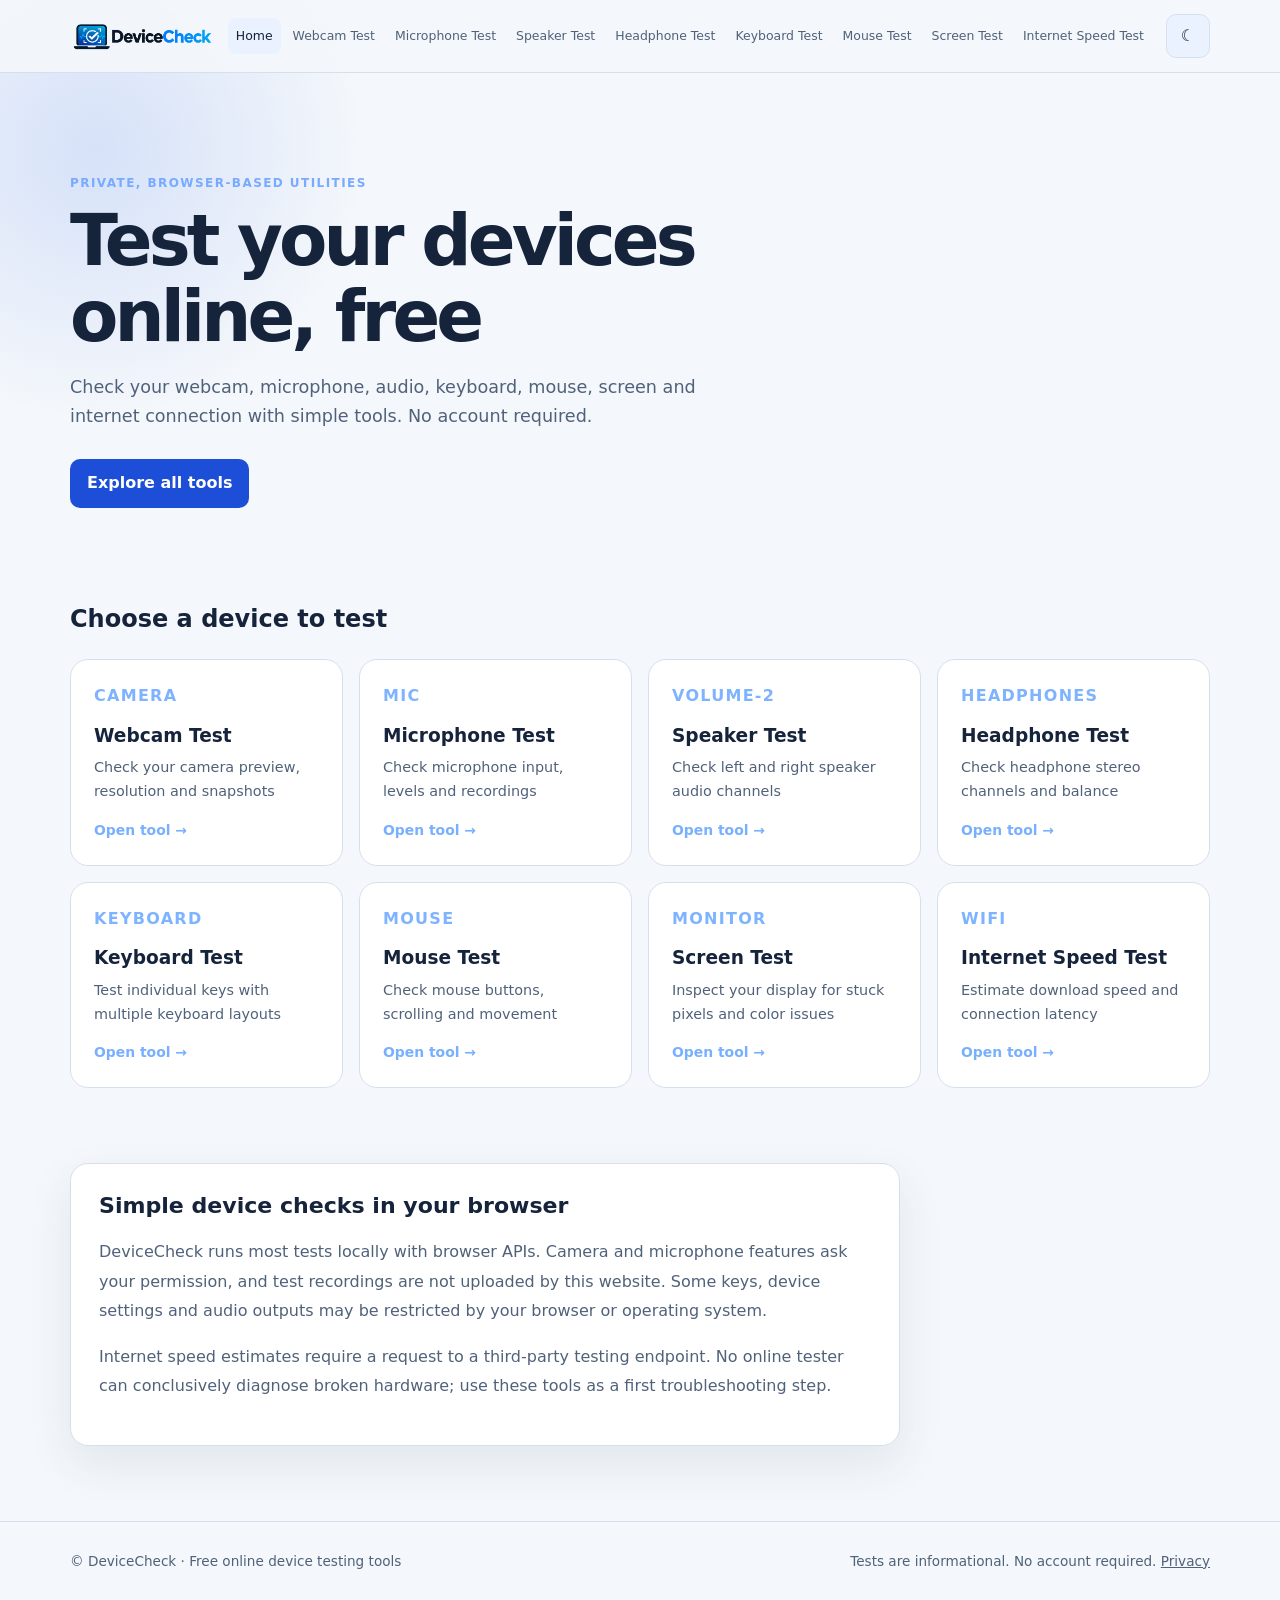
<file: index.html>
<!doctype html>
<html lang="en">

<head>
    <meta charset="utf-8">
    <meta name="viewport" content="width=device-width,initial-scale=1">
    <meta name="theme-color" content="#0b1220">
    <meta name="description"
        content="Test webcams, microphones, speakers, headphones, keyboards, mice, screens and internet connections in your browser with free DeviceCheck tools.">
    <meta name="robots" content="index,follow,max-image-preview:large,max-snippet:-1,max-video-preview:-1">
    <title>DeviceCheck — Free Online Device Testing Tools</title>
    <link rel="canonical" href="https://devicecheck.yzz.me/">
    <meta property="og:type" content="website">
    <meta property="og:site_name" content="DeviceCheck">
    <meta property="og:locale" content="en_US">
    <meta property="og:title" content="DeviceCheck — Free Online Device Testing Tools">
    <meta property="og:description"
        content="Test webcams, microphones, speakers, headphones, keyboards, mice, screens and internet connections in your browser with free DeviceCheck tools.">
    <meta property="og:url" content="https://devicecheck.yzz.me/">
    <meta property="og:image" content="https://devicecheck.yzz.me/assets/favicon.png">
    <meta property="og:image:type" content="image/png">
    <meta property="og:image:width" content="1254">
    <meta property="og:image:height" content="1254">
    <meta property="og:image:alt" content="DeviceCheck logo">
    <meta name="twitter:card" content="summary">
    <meta name="twitter:image" content="https://devicecheck.yzz.me/assets/favicon.png">
    <meta name="twitter:image:alt" content="DeviceCheck logo">
    <meta name="google-site-verification" content="tzk-EN6XP8WlHuv2XeOcmYG4ZFZSH8ekEY1xVL29lr0" />
    <meta name="monetag" content="8b6a6f454d37d6b94430f91af353c291">
    <link rel="icon" href="assets/favicon.svg" type="image/svg+xml">
    <link rel="icon" href="assets/favicon.png" type="image/png">
    <link rel="apple-touch-icon" href="assets/favicon.png">
    <link rel="manifest" href="site.webmanifest">
    <link rel="stylesheet" href="css/style.css">
    <script
        type="application/ld+json">{"@context": "https://schema.org", "@type": "WebSite", "name": "DeviceCheck", "url": "https://devicecheck.yzz.me/"}</script>
    <script src="js/common.js" defer></script>
</head>

<body data-page="home"><a class="skip" href="#main">Skip to content</a>
    <header class="site-header">
        <div class="container header-inner"><a href="index.html" class="brand" aria-label="DeviceCheck home"><img
                    class="brand-logo" src="assets/logo_dark.png" alt="DeviceCheck" width="2172"
                    height="724"></a><button id="menuButton" class="menu-button" aria-expanded="false"
                aria-controls="nav">Menu</button>
            <nav id="nav" aria-label="Main navigation"><a href="index.html" data-page="home">Home</a><a
                    href="camera.html" data-page="camera">Webcam Test</a><a href="microphone.html"
                    data-page="microphone">Microphone Test</a><a href="speakers.html" data-page="speakers">Speaker
                    Test</a><a href="headphones.html" data-page="headphones">Headphone Test</a><a href="keyboard.html"
                    data-page="keyboard">Keyboard Test</a><a href="mouse.html" data-page="mouse">Mouse Test</a><a
                    href="screen.html" data-page="screen">Screen Test</a><a href="internet.html"
                    data-page="internet">Internet Speed Test</a></nav><button id="themeButton" class="theme-button"
                aria-label="Toggle light and dark mode">◐</button>
        </div>
    </header>
    <main id="main" class="container">
        <section class="hero"><span class="eyebrow">Private, browser-based utilities</span>
            <h1>Test your devices online, free</h1>
            <p>Check your webcam, microphone, audio, keyboard, mouse, screen and internet connection with simple tools.
                No account required.</p><a class="button" href="#tools">Explore all tools</a>
        </section>
        <section id="tools">
            <h2>Choose a device to test</h2>
            <div class="tool-grid"><a class="tool-card" href="camera.html"><span class="card-icon"
                        aria-hidden="true">camera</span>
                    <h3>Webcam Test</h3>
                    <p>Check your camera preview, resolution and snapshots</p><span class="card-action">Open tool
                        →</span>
                </a><a class="tool-card" href="microphone.html"><span class="card-icon" aria-hidden="true">mic</span>
                    <h3>Microphone Test</h3>
                    <p>Check microphone input, levels and recordings</p><span class="card-action">Open tool →</span>
                </a><a class="tool-card" href="speakers.html"><span class="card-icon" aria-hidden="true">volume-2</span>
                    <h3>Speaker Test</h3>
                    <p>Check left and right speaker audio channels</p><span class="card-action">Open tool →</span>
                </a><a class="tool-card" href="headphones.html"><span class="card-icon"
                        aria-hidden="true">headphones</span>
                    <h3>Headphone Test</h3>
                    <p>Check headphone stereo channels and balance</p><span class="card-action">Open tool →</span>
                </a><a class="tool-card" href="keyboard.html"><span class="card-icon" aria-hidden="true">keyboard</span>
                    <h3>Keyboard Test</h3>
                    <p>Test individual keys with multiple keyboard layouts</p><span class="card-action">Open tool
                        →</span>
                </a><a class="tool-card" href="mouse.html"><span class="card-icon" aria-hidden="true">mouse</span>
                    <h3>Mouse Test</h3>
                    <p>Check mouse buttons, scrolling and movement</p><span class="card-action">Open tool →</span>
                </a><a class="tool-card" href="screen.html"><span class="card-icon" aria-hidden="true">monitor</span>
                    <h3>Screen Test</h3>
                    <p>Inspect your display for stuck pixels and color issues</p><span class="card-action">Open tool
                        →</span>
                </a><a class="tool-card" href="internet.html"><span class="card-icon" aria-hidden="true">wifi</span>
                    <h3>Internet Speed Test</h3>
                    <p>Estimate download speed and connection latency</p><span class="card-action">Open tool →</span>
                </a></div>
        </section>
        <section class="panel editorial">
            <h2>Simple device checks in your browser</h2>
            <p>DeviceCheck runs most tests locally with browser APIs. Camera and microphone features ask your
                permission, and test recordings are not uploaded by this website. Some keys, device settings and audio
                outputs may be restricted by your browser or operating system.</p>
            <p>Internet speed estimates require a request to a third-party testing endpoint. No online tester can
                conclusively diagnose broken hardware; use these tools as a first troubleshooting step.</p>
        </section>
    </main>
    <footer>
        <div class="container footer-inner">
            <p>© DeviceCheck · Free online device testing tools</p>
            <p>Tests are informational. No account required. <a href="privacy.html">Privacy</a></p>
        </div>
    </footer>
</body>

</html>
</file>
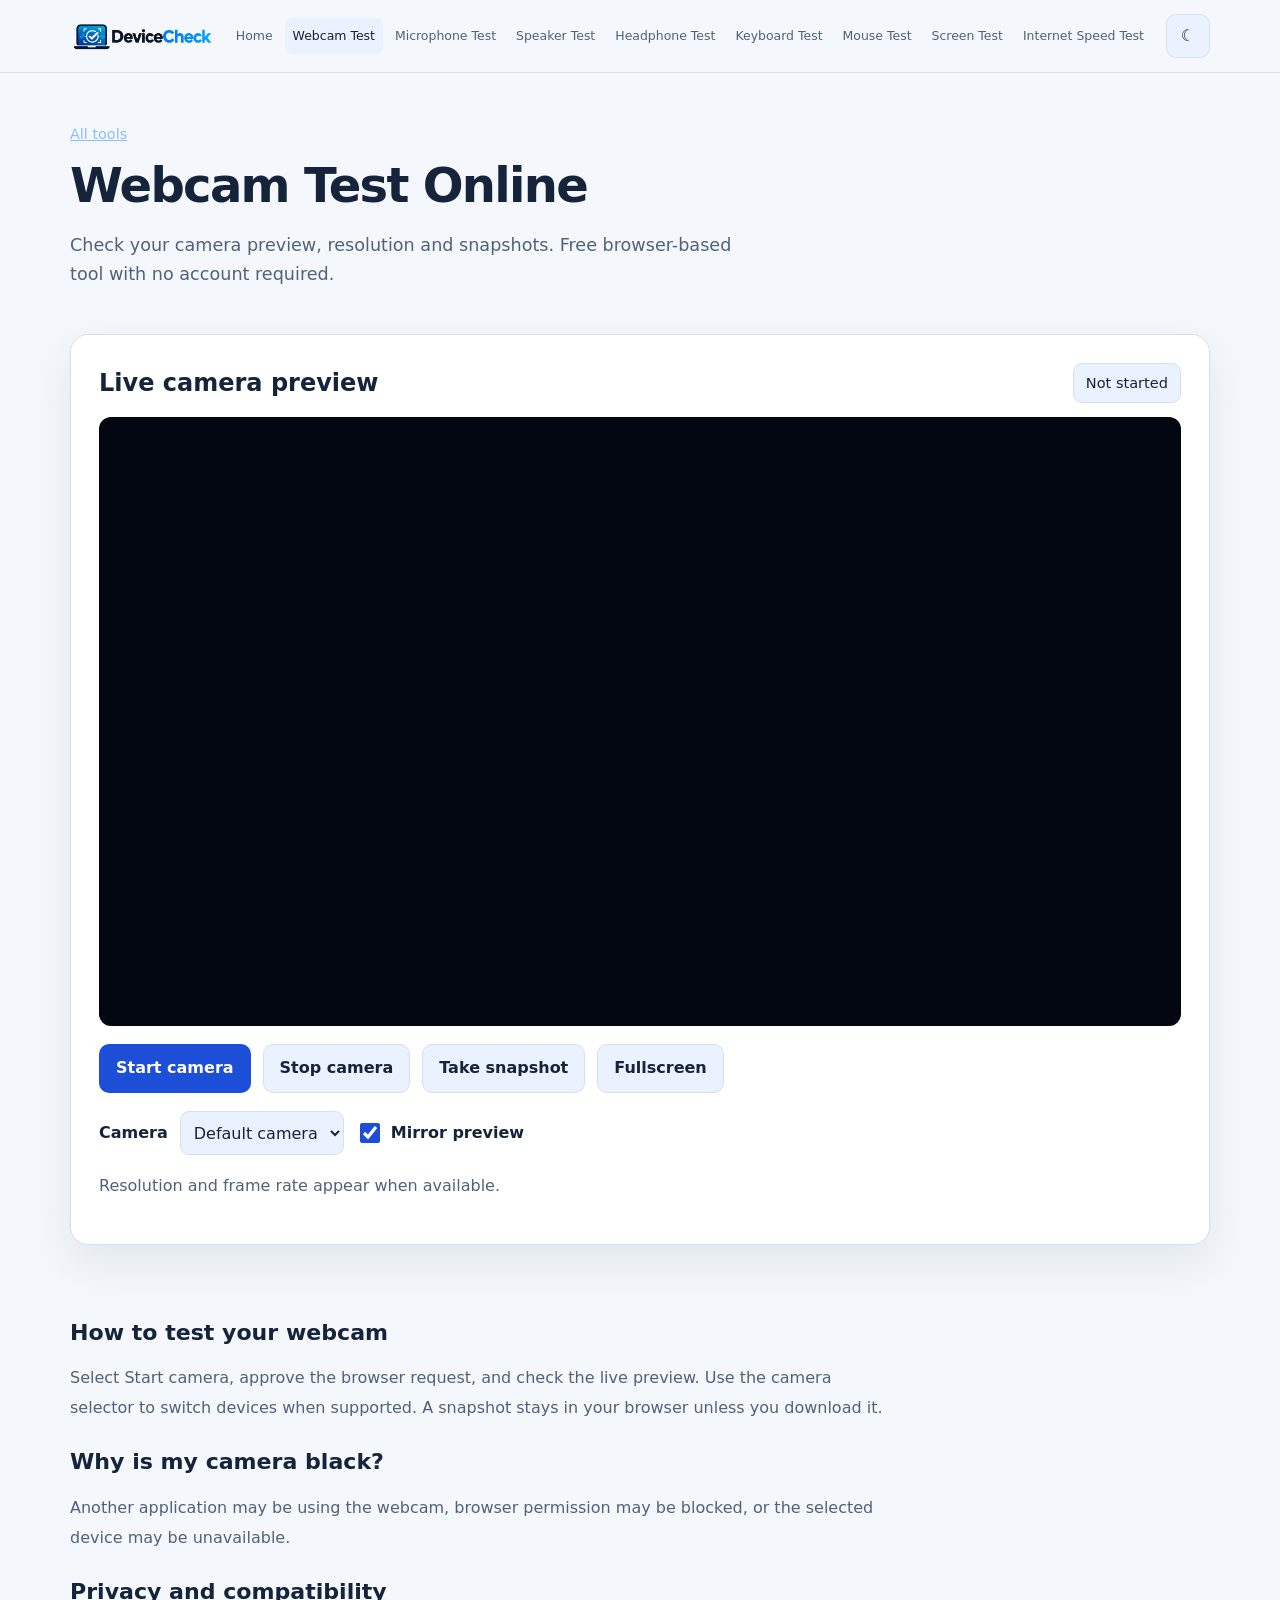
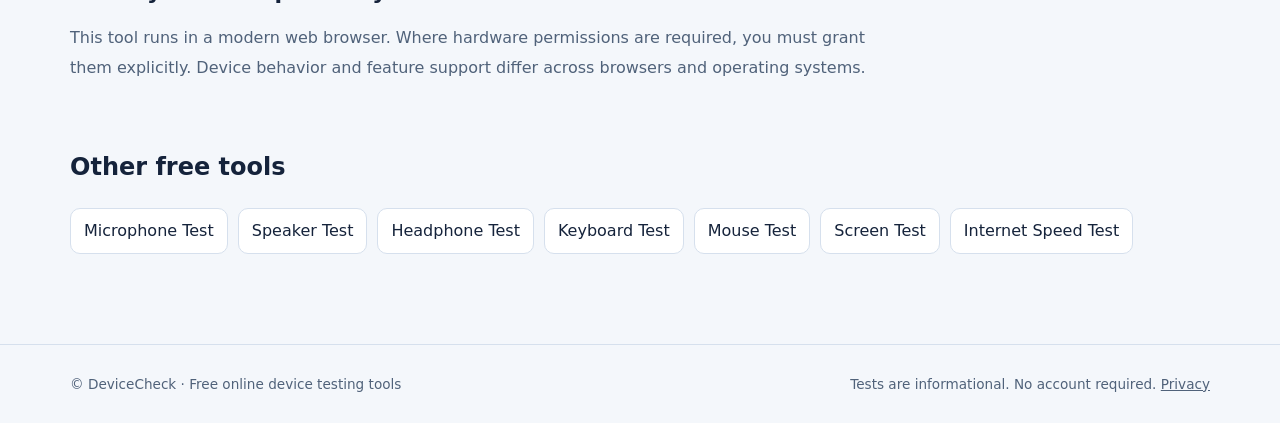
<file: camera.html>
<!doctype html>
<html lang="en">

<head>
    <meta charset="utf-8">
    <meta name="viewport" content="width=device-width,initial-scale=1">
    <meta name="theme-color" content="#0b1220">
    <meta name="description"
        content="Check your camera preview, resolution and snapshots. Free browser-based tool with no account required.">
    <meta name="robots" content="index,follow,max-image-preview:large,max-snippet:-1,max-video-preview:-1">
    <title>Webcam Test Online Free | DeviceCheck</title>
    <link rel="canonical" href="https://devicecheck.yzz.me/camera.html">
    <meta property="og:type" content="website">
    <meta property="og:site_name" content="DeviceCheck">
    <meta property="og:locale" content="en_US">
    <meta property="og:title" content="Webcam Test Online Free | DeviceCheck">
    <meta property="og:description"
        content="Check your camera preview, resolution and snapshots. Free browser-based tool with no account required.">
    <meta property="og:url" content="https://devicecheck.yzz.me/camera.html">
    <meta property="og:image" content="https://devicecheck.yzz.me/assets/favicon.png">
    <meta property="og:image:type" content="image/png">
    <meta property="og:image:width" content="1254">
    <meta property="og:image:height" content="1254">
    <meta property="og:image:alt" content="DeviceCheck logo">
    <meta name="twitter:card" content="summary">
    <meta name="twitter:image" content="https://devicecheck.yzz.me/assets/favicon.png">
    <meta name="twitter:image:alt" content="DeviceCheck logo">
    <link rel="icon" href="assets/favicon.svg" type="image/svg+xml">
    <link rel="icon" href="assets/favicon.png" type="image/png">
    <link rel="apple-touch-icon" href="assets/favicon.png">
    <link rel="manifest" href="site.webmanifest">
    <link rel="stylesheet" href="css/style.css">
    <script
        type="application/ld+json">{"@context": "https://schema.org", "@type": "WebApplication", "name": "Webcam Test", "url": "https://devicecheck.yzz.me/camera.html", "applicationCategory": "UtilitiesApplication", "operatingSystem": "Any modern browser", "browserRequirements": "Requires JavaScript and a modern web browser", "isAccessibleForFree": true, "offers": {"": "Offer", "price": "0", "priceCurrency": "USD"}, "description": "Check your camera preview, resolution and snapshots. Free browser-based tool with no account required."}</script>
    <script src="js/common.js" defer></script>
    <script src="js/camera.js" defer></script>
</head>

<body data-page="camera"><a class="skip" href="#main">Skip to content</a>
    <header class="site-header">
        <div class="container header-inner"><a href="index.html" class="brand" aria-label="DeviceCheck home"><img
                    class="brand-logo" src="assets/logo_dark.png" alt="DeviceCheck" width="2172"
                    height="724"></a><button id="menuButton" class="menu-button" aria-expanded="false"
                aria-controls="nav">Menu</button>
            <nav id="nav" aria-label="Main navigation"><a href="index.html" data-page="home">Home</a><a
                    href="camera.html" data-page="camera">Webcam Test</a><a href="microphone.html"
                    data-page="microphone">Microphone Test</a><a href="speakers.html" data-page="speakers">Speaker
                    Test</a><a href="headphones.html" data-page="headphones">Headphone Test</a><a href="keyboard.html"
                    data-page="keyboard">Keyboard Test</a><a href="mouse.html" data-page="mouse">Mouse Test</a><a
                    href="screen.html" data-page="screen">Screen Test</a><a href="internet.html"
                    data-page="internet">Internet Speed Test</a></nav><button id="themeButton" class="theme-button"
                aria-label="Toggle light and dark mode">◐</button>
        </div>
    </header>
    <main id="main" class="container">
        <section class="tool-intro"><a class="breadcrumb" href="index.html">All tools</a>
            <h1>Webcam Test Online</h1>
            <p>Check your camera preview, resolution and snapshots. Free browser-based tool with no account required.
            </p>
        </section>
        <div class="panel">
            <div class="tool-head">
                <h2>Live camera preview</h2><span id="camStatus" class="status">Not started</span>
            </div><video id="camVideo" autoplay muted playsinline aria-label="Live camera preview"></video>
            <div class="controls"><button id="camStart">Start camera</button><button id="camStop" class="secondary">Stop
                    camera</button><button id="camSnapshot" class="secondary">Take snapshot</button><button id="camFull"
                    class="secondary">Fullscreen</button></div>
            <div class="controls"><label for="camSelect">Camera</label><select id="camSelect"
                    aria-label="Select camera">
                    <option value="">Default camera</option>
                </select><label class="toggle"><input id="camMirror" type="checkbox" checked> Mirror preview</label>
            </div>
            <p id="camDetails" class="muted">Resolution and frame rate appear when available.</p><canvas id="camCanvas"
                hidden></canvas>
            <div id="camPhoto"></div>
        </div>
        <section class="editorial">
            <h2>How to test your webcam</h2>
            <p>Select Start camera, approve the browser request, and check the live preview. Use the camera selector to
                switch devices when supported. A snapshot stays in your browser unless you download it.</p>
            <h2>Why is my camera black?</h2>
            <p>Another application may be using the webcam, browser permission may be blocked, or the selected device
                may be unavailable.</p>
            <h2>Privacy and compatibility</h2>
            <p>This tool runs in a modern web browser. Where hardware permissions are required, you must grant them
                explicitly. Device behavior and feature support differ across browsers and operating systems.</p>
        </section>
        <section class="related">
            <h2>Other free tools</h2>
            <div class="related-links"><a href="microphone.html">Microphone Test</a><a href="speakers.html">Speaker
                    Test</a><a href="headphones.html">Headphone Test</a><a href="keyboard.html">Keyboard Test</a><a
                    href="mouse.html">Mouse Test</a><a href="screen.html">Screen Test</a><a
                    href="internet.html">Internet Speed Test</a></div>
        </section>
    </main>
    <footer>
        <div class="container footer-inner">
            <p>© DeviceCheck · Free online device testing tools</p>
            <p>Tests are informational. No account required. <a href="privacy.html">Privacy</a></p>
        </div>
    </footer>
</body>

</html>
</file>
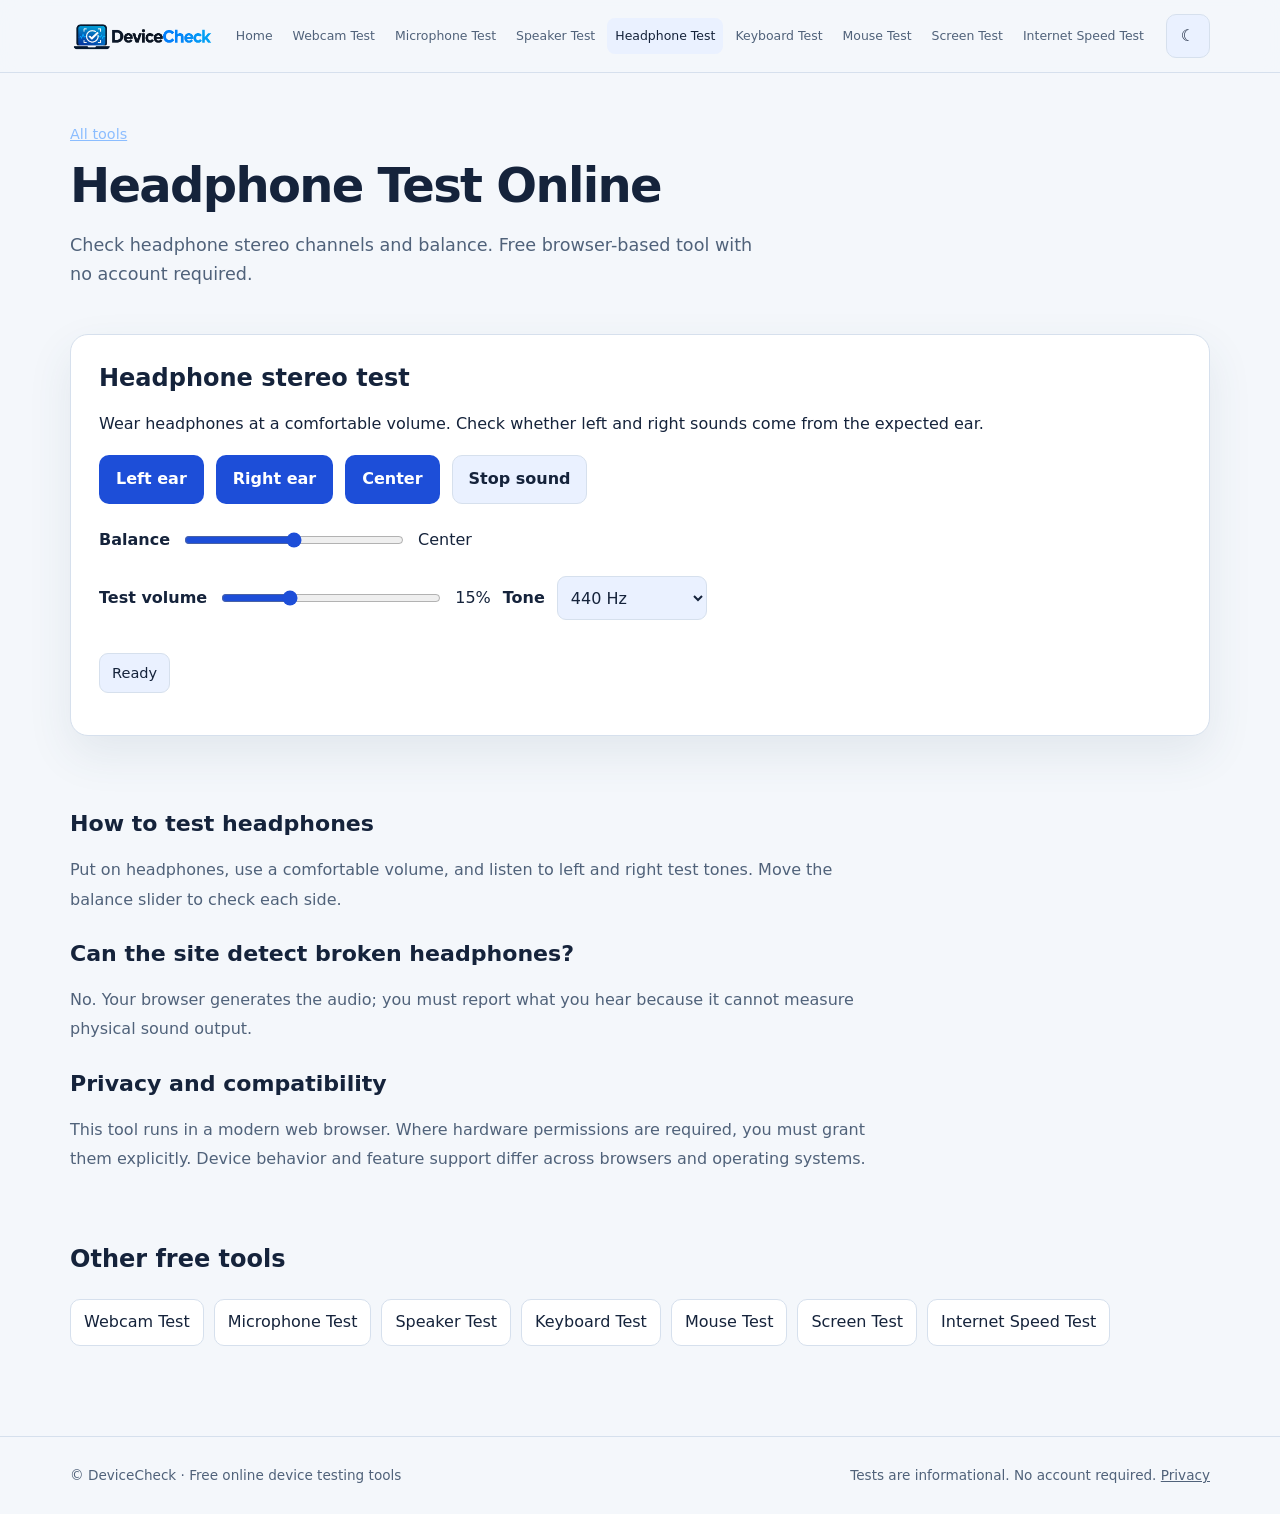
<file: headphones.html>
<!doctype html>
<html lang="en">

<head>
    <meta charset="utf-8">
    <meta name="viewport" content="width=device-width,initial-scale=1">
    <meta name="theme-color" content="#0b1220">
    <meta name="description"
        content="Check headphone stereo channels and balance. Free browser-based tool with no account required.">
    <meta name="robots" content="index,follow,max-image-preview:large,max-snippet:-1,max-video-preview:-1">
    <title>Headphone Test Online Free | DeviceCheck</title>
    <link rel="canonical" href="https://devicecheck.yzz.me/headphones.html">
    <meta property="og:type" content="website">
    <meta property="og:site_name" content="DeviceCheck">
    <meta property="og:locale" content="en_US">
    <meta property="og:title" content="Headphone Test Online Free | DeviceCheck">
    <meta property="og:description"
        content="Check headphone stereo channels and balance. Free browser-based tool with no account required.">
    <meta property="og:url" content="https://devicecheck.yzz.me/headphones.html">
    <meta property="og:image" content="https://devicecheck.yzz.me/assets/favicon.png">
    <meta property="og:image:type" content="image/png">
    <meta property="og:image:width" content="1254">
    <meta property="og:image:height" content="1254">
    <meta property="og:image:alt" content="DeviceCheck logo">
    <meta name="twitter:card" content="summary">
    <meta name="twitter:image" content="https://devicecheck.yzz.me/assets/favicon.png">
    <meta name="twitter:image:alt" content="DeviceCheck logo">
    <link rel="icon" href="assets/favicon.svg" type="image/svg+xml">
    <link rel="icon" href="assets/favicon.png" type="image/png">
    <link rel="apple-touch-icon" href="assets/favicon.png">
    <link rel="manifest" href="site.webmanifest">
    <link rel="stylesheet" href="css/style.css">
    <script
        type="application/ld+json">{"@context": "https://schema.org", "@type": "WebApplication", "name": "Headphone Test", "url": "https://devicecheck.yzz.me/headphones.html", "applicationCategory": "UtilitiesApplication", "operatingSystem": "Any modern browser", "browserRequirements": "Requires JavaScript and a modern web browser", "isAccessibleForFree": true, "offers": {"": "Offer", "price": "0", "priceCurrency": "USD"}, "description": "Check headphone stereo channels and balance. Free browser-based tool with no account required."}</script>
    <script src="js/common.js" defer></script>
    <script src="js/audio.js" defer></script>
</head>

<body data-page="headphones"><a class="skip" href="#main">Skip to content</a>
    <header class="site-header">
        <div class="container header-inner"><a href="index.html" class="brand" aria-label="DeviceCheck home"><img
                    class="brand-logo" src="assets/logo_dark.png" alt="DeviceCheck" width="2172"
                    height="724"></a><button id="menuButton" class="menu-button" aria-expanded="false"
                aria-controls="nav">Menu</button>
            <nav id="nav" aria-label="Main navigation"><a href="index.html" data-page="home">Home</a><a
                    href="camera.html" data-page="camera">Webcam Test</a><a href="microphone.html"
                    data-page="microphone">Microphone Test</a><a href="speakers.html" data-page="speakers">Speaker
                    Test</a><a href="headphones.html" data-page="headphones">Headphone Test</a><a href="keyboard.html"
                    data-page="keyboard">Keyboard Test</a><a href="mouse.html" data-page="mouse">Mouse Test</a><a
                    href="screen.html" data-page="screen">Screen Test</a><a href="internet.html"
                    data-page="internet">Internet Speed Test</a></nav><button id="themeButton" class="theme-button"
                aria-label="Toggle light and dark mode">◐</button>
        </div>
    </header>
    <main id="main" class="container">
        <section class="tool-intro"><a class="breadcrumb" href="index.html">All tools</a>
            <h1>Headphone Test Online</h1>
            <p>Check headphone stereo channels and balance. Free browser-based tool with no account required.</p>
        </section>
        <div class="panel">
            <h2>Headphone stereo test</h2>
            <p>Wear headphones at a comfortable volume. Check whether left and right sounds come from the expected ear.
            </p>
            <div class="controls"><button data-channel="-1">Left ear</button><button data-channel="1">Right
                    ear</button><button data-channel="0">Center</button><button id="soundStop" class="secondary">Stop
                    sound</button></div>
            <div class="controls"><label for="soundPan">Balance</label><input id="soundPan" type="range" min="-100"
                    max="100" value="0"><output id="soundPanLabel">Center</output></div>
            <div class="controls"><label for="soundVolume">Test volume</label><input type="range" id="soundVolume"
                    min="0" max="50" value="15"><output id="soundVolumeLabel">15%</output><label
                    for="soundFreq">Tone</label><select id="soundFreq">
                    <option value="250">250 Hz</option>
                    <option value="440" selected>440 Hz</option>
                    <option value="1000">1000 Hz</option>
                </select></div>
            <p id="soundStatus" class="status" role="status">Ready</p>
        </div>
        <section class="editorial">
            <h2>How to test headphones</h2>
            <p>Put on headphones, use a comfortable volume, and listen to left and right test tones. Move the balance
                slider to check each side.</p>
            <h2>Can the site detect broken headphones?</h2>
            <p>No. Your browser generates the audio; you must report what you hear because it cannot measure physical
                sound output.</p>
            <h2>Privacy and compatibility</h2>
            <p>This tool runs in a modern web browser. Where hardware permissions are required, you must grant them
                explicitly. Device behavior and feature support differ across browsers and operating systems.</p>
        </section>
        <section class="related">
            <h2>Other free tools</h2>
            <div class="related-links"><a href="camera.html">Webcam Test</a><a href="microphone.html">Microphone
                    Test</a><a href="speakers.html">Speaker Test</a><a href="keyboard.html">Keyboard Test</a><a
                    href="mouse.html">Mouse Test</a><a href="screen.html">Screen Test</a><a
                    href="internet.html">Internet Speed Test</a></div>
        </section>
    </main>
    <footer>
        <div class="container footer-inner">
            <p>© DeviceCheck · Free online device testing tools</p>
            <p>Tests are informational. No account required. <a href="privacy.html">Privacy</a></p>
        </div>
    </footer>
</body>

</html>
</file>
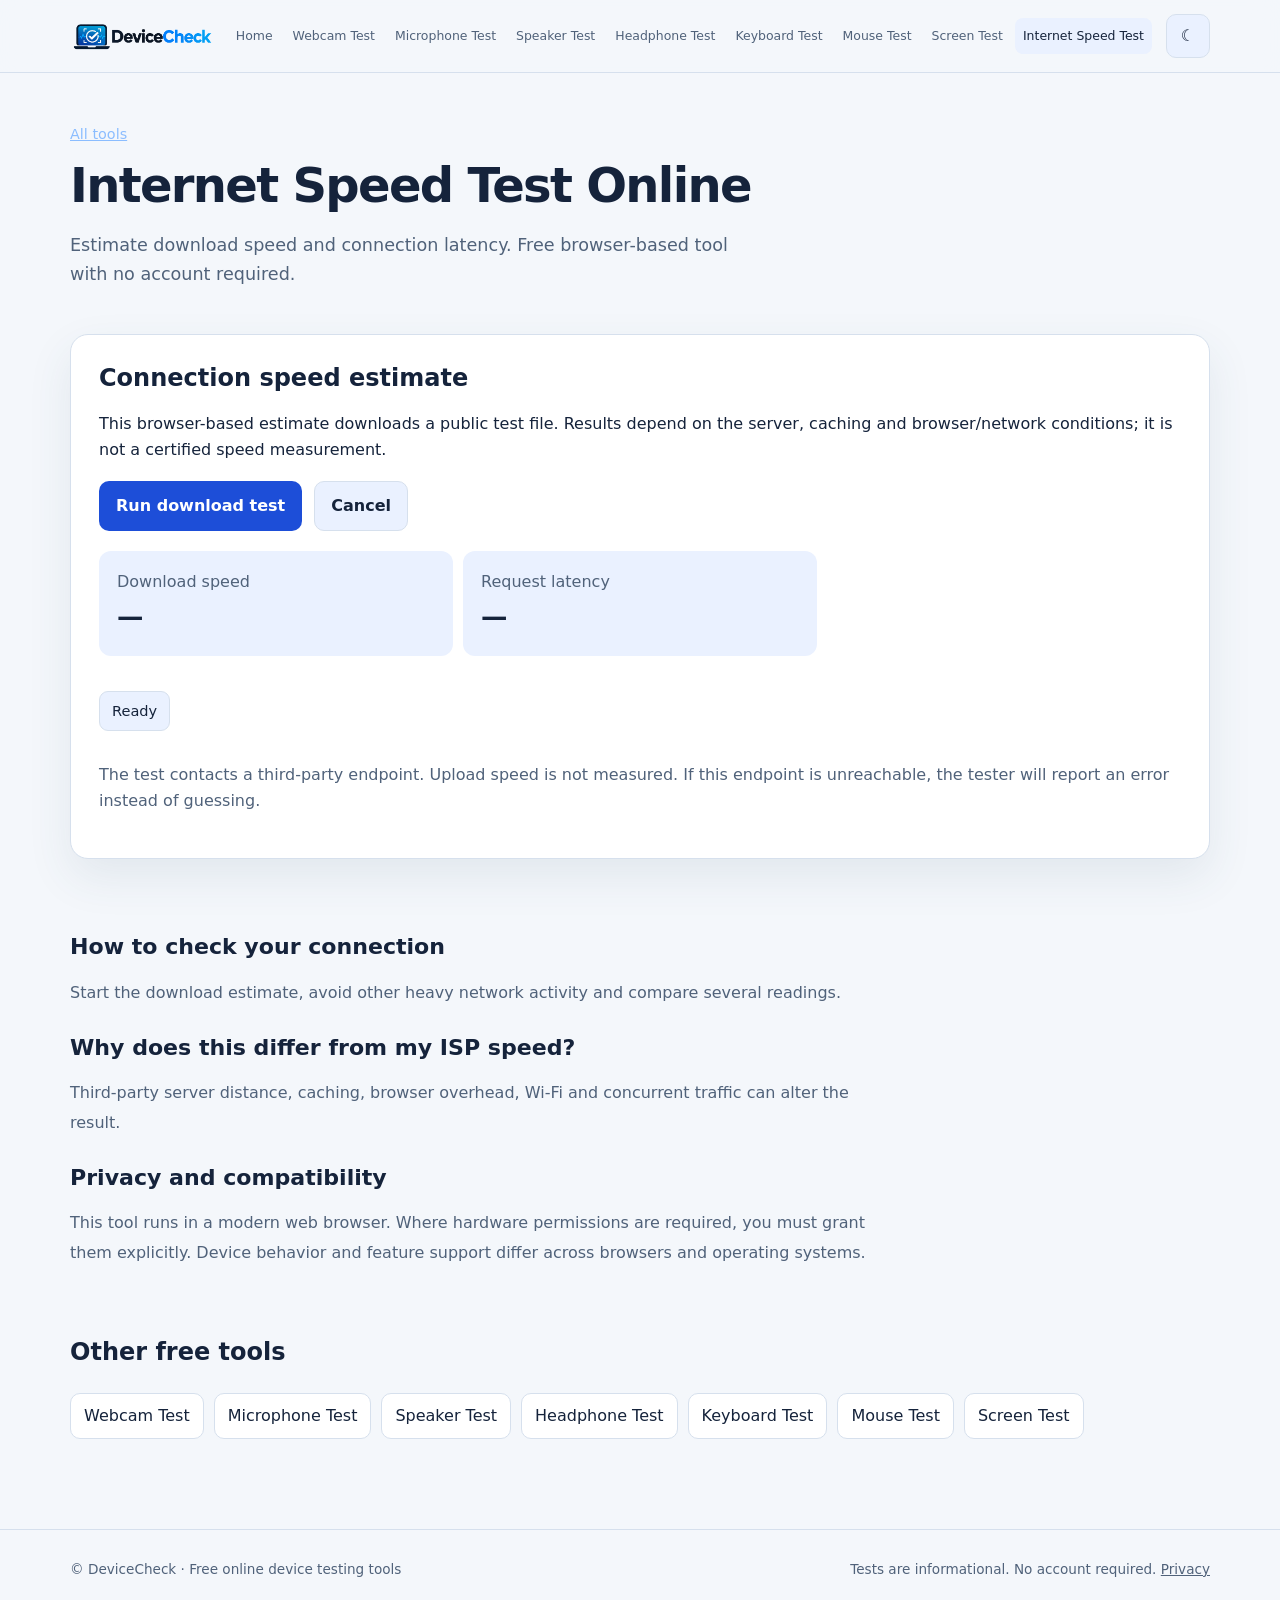
<file: internet.html>
<!doctype html>
<html lang="en">

<head>
    <meta charset="utf-8">
    <meta name="viewport" content="width=device-width,initial-scale=1">
    <meta name="theme-color" content="#0b1220">
    <meta name="description"
        content="Estimate download speed and connection latency. Free browser-based tool with no account required.">
    <meta name="robots" content="index,follow,max-image-preview:large,max-snippet:-1,max-video-preview:-1">
    <title>Internet Speed Test Online Free | DeviceCheck</title>
    <link rel="canonical" href="https://devicecheck.yzz.me/internet.html">
    <meta property="og:type" content="website">
    <meta property="og:site_name" content="DeviceCheck">
    <meta property="og:locale" content="en_US">
    <meta property="og:title" content="Internet Speed Test Online Free | DeviceCheck">
    <meta property="og:description"
        content="Estimate download speed and connection latency. Free browser-based tool with no account required.">
    <meta property="og:url" content="https://devicecheck.yzz.me/internet.html">
    <meta property="og:image" content="https://devicecheck.yzz.me/assets/favicon.png">
    <meta property="og:image:type" content="image/png">
    <meta property="og:image:width" content="1254">
    <meta property="og:image:height" content="1254">
    <meta property="og:image:alt" content="DeviceCheck logo">
    <meta name="twitter:card" content="summary">
    <meta name="twitter:image" content="https://devicecheck.yzz.me/assets/favicon.png">
    <meta name="twitter:image:alt" content="DeviceCheck logo">
    <link rel="icon" href="assets/favicon.svg" type="image/svg+xml">
    <link rel="icon" href="assets/favicon.png" type="image/png">
    <link rel="apple-touch-icon" href="assets/favicon.png">
    <link rel="manifest" href="site.webmanifest">
    <link rel="stylesheet" href="css/style.css">
    <script
        type="application/ld+json">{"@context": "https://schema.org", "@type": "WebApplication", "name": "Internet Speed Test", "url": "https://devicecheck.yzz.me/internet.html", "applicationCategory": "UtilitiesApplication", "operatingSystem": "Any modern browser", "browserRequirements": "Requires JavaScript and a modern web browser", "isAccessibleForFree": true, "offers": {"": "Offer", "price": "0", "priceCurrency": "USD"}, "description": "Estimate download speed and connection latency. Free browser-based tool with no account required."}</script>
    <script src="js/common.js" defer></script>
    <script src="js/internet.js" defer></script>
</head>

<body data-page="internet"><a class="skip" href="#main">Skip to content</a>
    <header class="site-header">
        <div class="container header-inner"><a href="index.html" class="brand" aria-label="DeviceCheck home"><img
                    class="brand-logo" src="assets/logo_dark.png" alt="DeviceCheck" width="2172"
                    height="724"></a><button id="menuButton" class="menu-button" aria-expanded="false"
                aria-controls="nav">Menu</button>
            <nav id="nav" aria-label="Main navigation"><a href="index.html" data-page="home">Home</a><a
                    href="camera.html" data-page="camera">Webcam Test</a><a href="microphone.html"
                    data-page="microphone">Microphone Test</a><a href="speakers.html" data-page="speakers">Speaker
                    Test</a><a href="headphones.html" data-page="headphones">Headphone Test</a><a href="keyboard.html"
                    data-page="keyboard">Keyboard Test</a><a href="mouse.html" data-page="mouse">Mouse Test</a><a
                    href="screen.html" data-page="screen">Screen Test</a><a href="internet.html"
                    data-page="internet">Internet Speed Test</a></nav><button id="themeButton" class="theme-button"
                aria-label="Toggle light and dark mode">◐</button>
        </div>
    </header>
    <main id="main" class="container">
        <section class="tool-intro"><a class="breadcrumb" href="index.html">All tools</a>
            <h1>Internet Speed Test Online</h1>
            <p>Estimate download speed and connection latency. Free browser-based tool with no account required.</p>
        </section>
        <div class="panel">
            <h2>Connection speed estimate</h2>
            <p>This browser-based estimate downloads a public test file. Results depend on the server, caching and
                browser/network conditions; it is not a certified speed measurement.</p>
            <div class="controls"><button id="netStart">Run download test</button><button id="netStop"
                    class="secondary">Cancel</button></div>
            <div class="stats">
                <div>Download speed <strong id="netMbps">—</strong></div>
                <div>Request latency <strong id="netLatency">—</strong></div>
            </div>
            <p id="netStatus" class="status" role="status">Ready</p>
            <p class="muted">The test contacts a third-party endpoint. Upload speed is not measured. If this endpoint is
                unreachable, the tester will report an error instead of guessing.</p>
        </div>
        <section class="editorial">
            <h2>How to check your connection</h2>
            <p>Start the download estimate, avoid other heavy network activity and compare several readings.</p>
            <h2>Why does this differ from my ISP speed?</h2>
            <p>Third-party server distance, caching, browser overhead, Wi-Fi and concurrent traffic can alter the
                result.</p>
            <h2>Privacy and compatibility</h2>
            <p>This tool runs in a modern web browser. Where hardware permissions are required, you must grant them
                explicitly. Device behavior and feature support differ across browsers and operating systems.</p>
        </section>
        <section class="related">
            <h2>Other free tools</h2>
            <div class="related-links"><a href="camera.html">Webcam Test</a><a href="microphone.html">Microphone
                    Test</a><a href="speakers.html">Speaker Test</a><a href="headphones.html">Headphone Test</a><a
                    href="keyboard.html">Keyboard Test</a><a href="mouse.html">Mouse Test</a><a
                    href="screen.html">Screen Test</a></div>
        </section>
    </main>
    <footer>
        <div class="container footer-inner">
            <p>© DeviceCheck · Free online device testing tools</p>
            <p>Tests are informational. No account required. <a href="privacy.html">Privacy</a></p>
        </div>
    </footer>
</body>

</html>
</file>
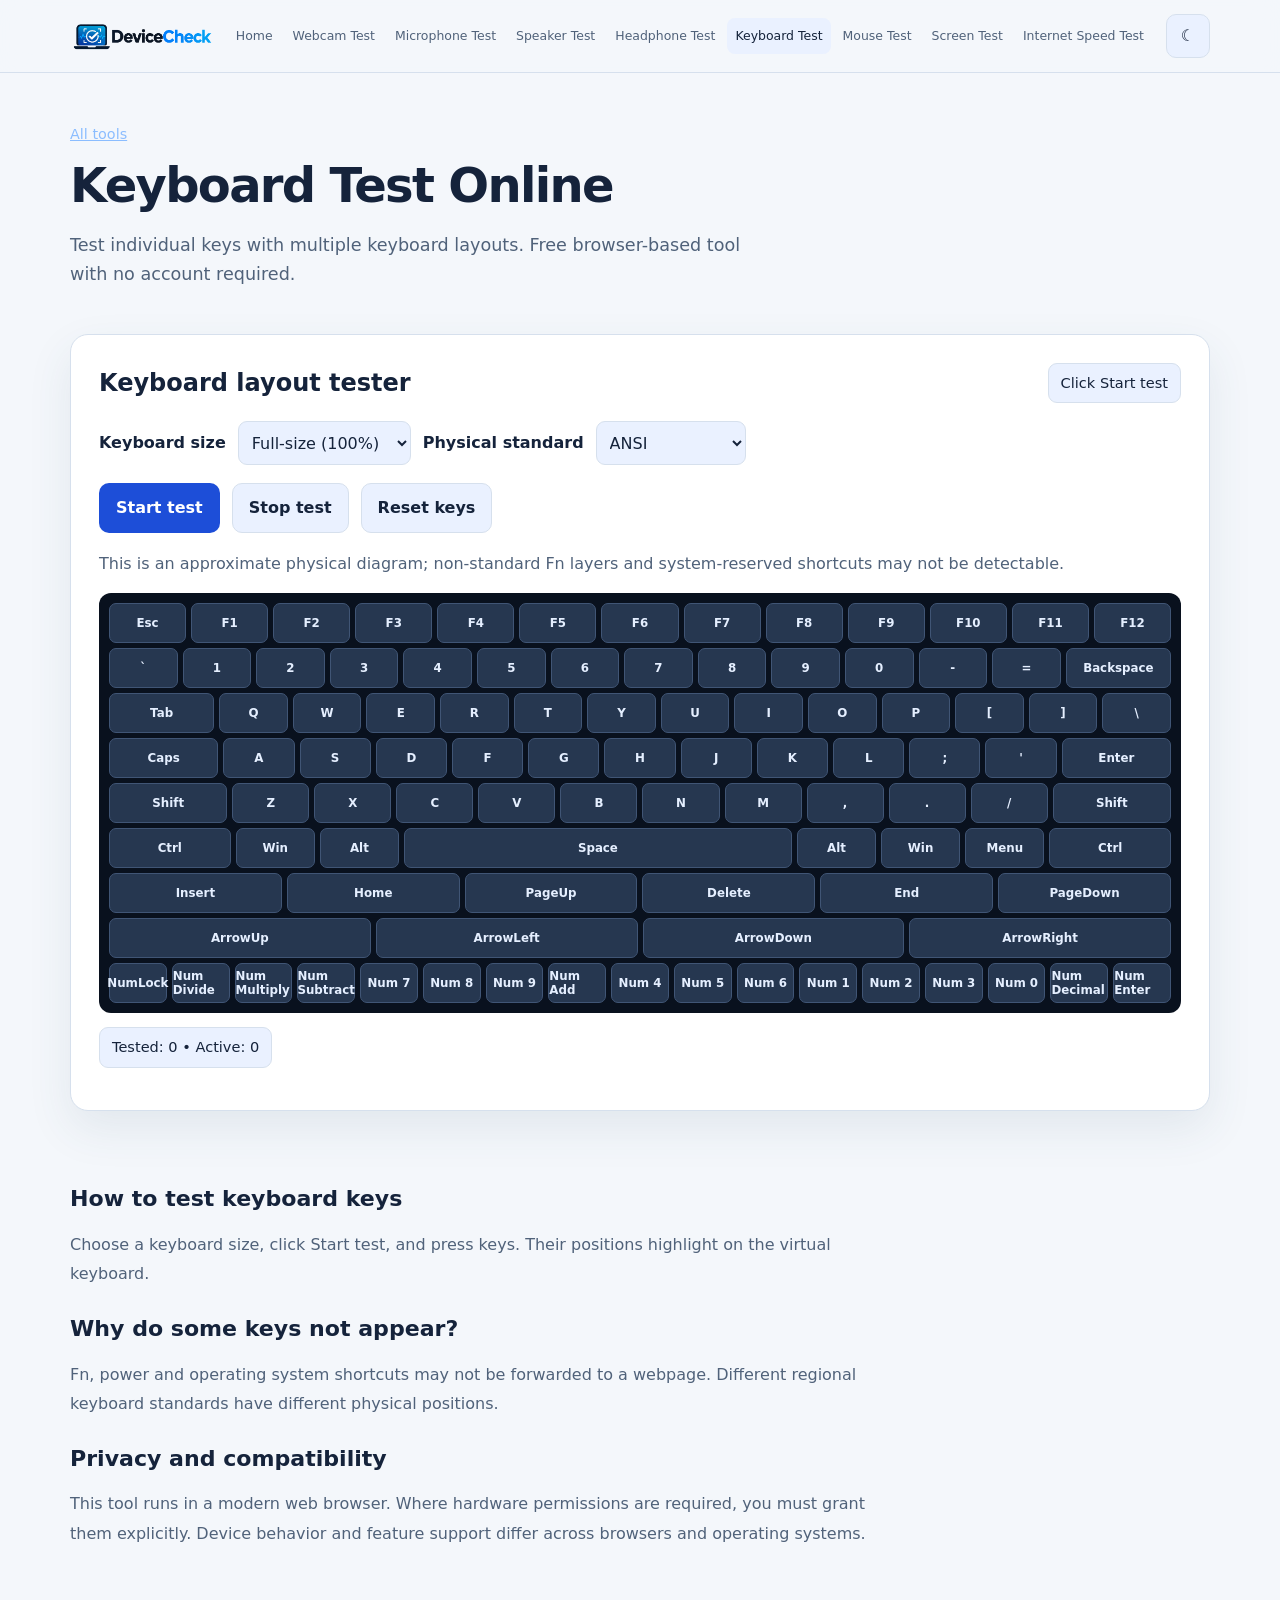
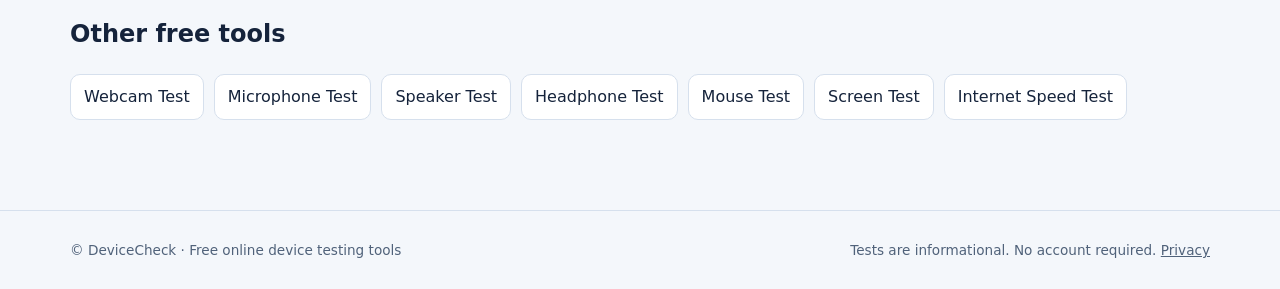
<file: keyboard.html>
<!doctype html>
<html lang="en">

<head>
    <meta charset="utf-8">
    <meta name="viewport" content="width=device-width,initial-scale=1">
    <meta name="theme-color" content="#0b1220">
    <meta name="description"
        content="Test individual keys with multiple keyboard layouts. Free browser-based tool with no account required.">
    <meta name="robots" content="index,follow,max-image-preview:large,max-snippet:-1,max-video-preview:-1">
    <title>Keyboard Test Online Free | DeviceCheck</title>
    <link rel="canonical" href="https://devicecheck.yzz.me/keyboard.html">
    <meta property="og:type" content="website">
    <meta property="og:site_name" content="DeviceCheck">
    <meta property="og:locale" content="en_US">
    <meta property="og:title" content="Keyboard Test Online Free | DeviceCheck">
    <meta property="og:description"
        content="Test individual keys with multiple keyboard layouts. Free browser-based tool with no account required.">
    <meta property="og:url" content="https://devicecheck.yzz.me/keyboard.html">
    <meta property="og:image" content="https://devicecheck.yzz.me/assets/favicon.png">
    <meta property="og:image:type" content="image/png">
    <meta property="og:image:width" content="1254">
    <meta property="og:image:height" content="1254">
    <meta property="og:image:alt" content="DeviceCheck logo">
    <meta name="twitter:card" content="summary">
    <meta name="twitter:image" content="https://devicecheck.yzz.me/assets/favicon.png">
    <meta name="twitter:image:alt" content="DeviceCheck logo">
    <link rel="icon" href="assets/favicon.svg" type="image/svg+xml">
    <link rel="icon" href="assets/favicon.png" type="image/png">
    <link rel="apple-touch-icon" href="assets/favicon.png">
    <link rel="manifest" href="site.webmanifest">
    <link rel="stylesheet" href="css/style.css">
    <script
        type="application/ld+json">{"@context": "https://schema.org", "@type": "WebApplication", "name": "Keyboard Test", "url": "https://devicecheck.yzz.me/keyboard.html", "applicationCategory": "UtilitiesApplication", "operatingSystem": "Any modern browser", "browserRequirements": "Requires JavaScript and a modern web browser", "isAccessibleForFree": true, "offers": {"": "Offer", "price": "0", "priceCurrency": "USD"}, "description": "Test individual keys with multiple keyboard layouts. Free browser-based tool with no account required."}</script>
    <script src="js/common.js" defer></script>
    <script src="js/keyboard.js" defer></script>
</head>

<body data-page="keyboard"><a class="skip" href="#main">Skip to content</a>
    <header class="site-header">
        <div class="container header-inner"><a href="index.html" class="brand" aria-label="DeviceCheck home"><img
                    class="brand-logo" src="assets/logo_dark.png" alt="DeviceCheck" width="2172"
                    height="724"></a><button id="menuButton" class="menu-button" aria-expanded="false"
                aria-controls="nav">Menu</button>
            <nav id="nav" aria-label="Main navigation"><a href="index.html" data-page="home">Home</a><a
                    href="camera.html" data-page="camera">Webcam Test</a><a href="microphone.html"
                    data-page="microphone">Microphone Test</a><a href="speakers.html" data-page="speakers">Speaker
                    Test</a><a href="headphones.html" data-page="headphones">Headphone Test</a><a href="keyboard.html"
                    data-page="keyboard">Keyboard Test</a><a href="mouse.html" data-page="mouse">Mouse Test</a><a
                    href="screen.html" data-page="screen">Screen Test</a><a href="internet.html"
                    data-page="internet">Internet Speed Test</a></nav><button id="themeButton" class="theme-button"
                aria-label="Toggle light and dark mode">◐</button>
        </div>
    </header>
    <main id="main" class="container">
        <section class="tool-intro"><a class="breadcrumb" href="index.html">All tools</a>
            <h1>Keyboard Test Online</h1>
            <p>Test individual keys with multiple keyboard layouts. Free browser-based tool with no account required.
            </p>
        </section>
        <div class="panel">
            <div class="tool-head">
                <h2>Keyboard layout tester</h2><span id="kbStatus" class="status">Click Start test</span>
            </div>
            <div class="controls"><label for="kbLayout">Keyboard size</label><select id="kbLayout">
                    <option value="full">Full-size (100%)</option>
                    <option value="tkl">Tenkeyless (TKL)</option>
                    <option value="75">75%</option>
                    <option value="65">65%</option>
                    <option value="60">60%</option>
                </select><label for="kbStandard">Physical standard</label><select id="kbStandard">
                    <option>ANSI</option>
                    <option>ISO</option>
                </select></div>
            <div class="controls"><button id="kbStart">Start test</button><button id="kbStop" class="secondary">Stop
                    test</button><button id="kbReset" class="secondary">Reset keys</button></div>
            <p class="muted">This is an approximate physical diagram; non-standard Fn layers and system-reserved
                shortcuts may not be detectable.</p>
            <div id="kbScroll">
                <div id="kbRows" aria-label="Interactive keyboard diagram"></div>
            </div>
            <p id="kbInfo" class="status" role="status">Tested: 0 • Latest key: —</p>
        </div>
        <section class="editorial">
            <h2>How to test keyboard keys</h2>
            <p>Choose a keyboard size, click Start test, and press keys. Their positions highlight on the virtual
                keyboard.</p>
            <h2>Why do some keys not appear?</h2>
            <p>Fn, power and operating system shortcuts may not be forwarded to a webpage. Different regional keyboard
                standards have different physical positions.</p>
            <h2>Privacy and compatibility</h2>
            <p>This tool runs in a modern web browser. Where hardware permissions are required, you must grant them
                explicitly. Device behavior and feature support differ across browsers and operating systems.</p>
        </section>
        <section class="related">
            <h2>Other free tools</h2>
            <div class="related-links"><a href="camera.html">Webcam Test</a><a href="microphone.html">Microphone
                    Test</a><a href="speakers.html">Speaker Test</a><a href="headphones.html">Headphone Test</a><a
                    href="mouse.html">Mouse Test</a><a href="screen.html">Screen Test</a><a
                    href="internet.html">Internet Speed Test</a></div>
        </section>
    </main>
    <footer>
        <div class="container footer-inner">
            <p>© DeviceCheck · Free online device testing tools</p>
            <p>Tests are informational. No account required. <a href="privacy.html">Privacy</a></p>
        </div>
    </footer>
</body>

</html>
</file>
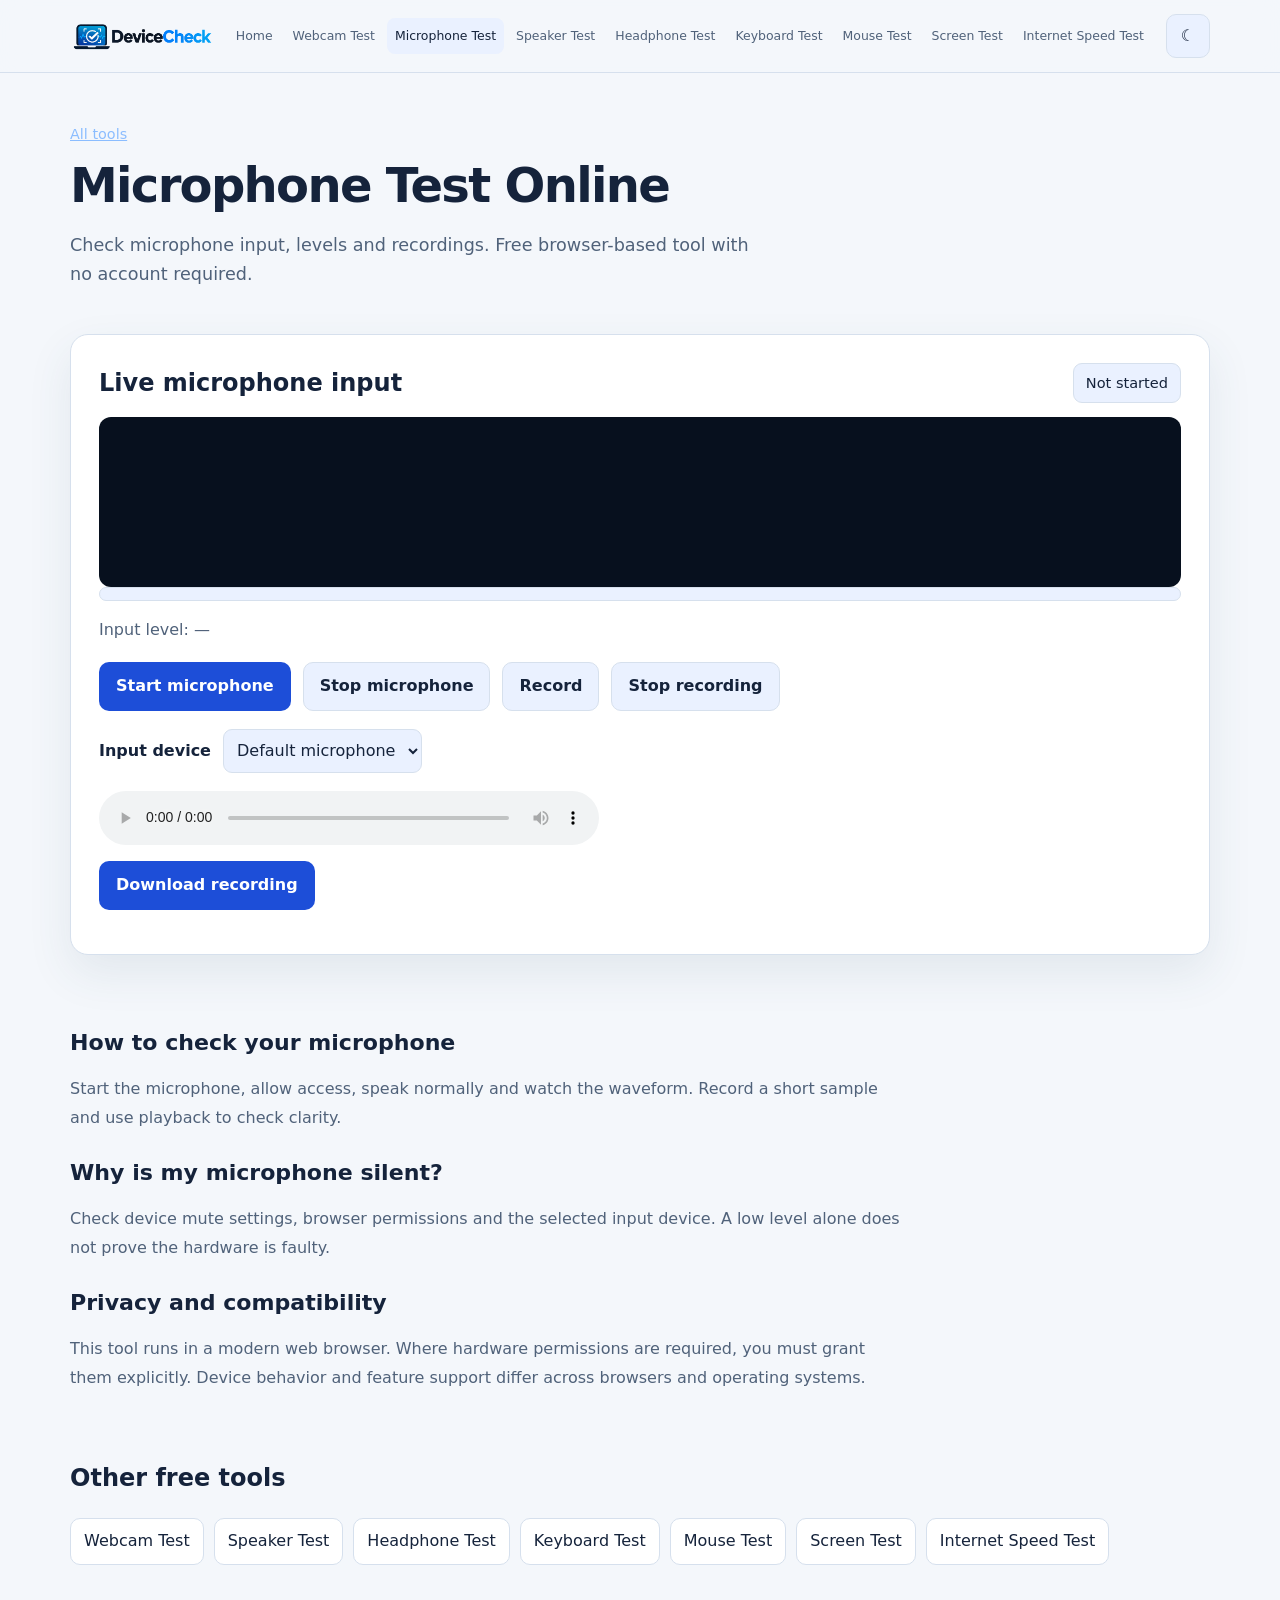
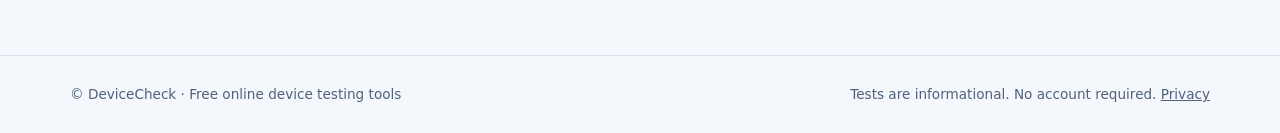
<file: microphone.html>
<!doctype html>
<html lang="en">

<head>
    <meta charset="utf-8">
    <meta name="viewport" content="width=device-width,initial-scale=1">
    <meta name="theme-color" content="#0b1220">
    <meta name="description"
        content="Check microphone input, levels and recordings. Free browser-based tool with no account required.">
    <meta name="robots" content="index,follow,max-image-preview:large,max-snippet:-1,max-video-preview:-1">
    <title>Microphone Test Online Free | DeviceCheck</title>
    <link rel="canonical" href="https://devicecheck.yzz.me/microphone.html">
    <meta property="og:type" content="website">
    <meta property="og:site_name" content="DeviceCheck">
    <meta property="og:locale" content="en_US">
    <meta property="og:title" content="Microphone Test Online Free | DeviceCheck">
    <meta property="og:description"
        content="Check microphone input, levels and recordings. Free browser-based tool with no account required.">
    <meta property="og:url" content="https://devicecheck.yzz.me/microphone.html">
    <meta property="og:image" content="https://devicecheck.yzz.me/assets/favicon.png">
    <meta property="og:image:type" content="image/png">
    <meta property="og:image:width" content="1254">
    <meta property="og:image:height" content="1254">
    <meta property="og:image:alt" content="DeviceCheck logo">
    <meta name="twitter:card" content="summary">
    <meta name="twitter:image" content="https://devicecheck.yzz.me/assets/favicon.png">
    <meta name="twitter:image:alt" content="DeviceCheck logo">
    <link rel="icon" href="assets/favicon.svg" type="image/svg+xml">
    <link rel="icon" href="assets/favicon.png" type="image/png">
    <link rel="apple-touch-icon" href="assets/favicon.png">
    <link rel="manifest" href="site.webmanifest">
    <link rel="stylesheet" href="css/style.css">
    <script
        type="application/ld+json">{"@context": "https://schema.org", "@type": "WebApplication", "name": "Microphone Test", "url": "https://devicecheck.yzz.me/microphone.html", "applicationCategory": "UtilitiesApplication", "operatingSystem": "Any modern browser", "browserRequirements": "Requires JavaScript and a modern web browser", "isAccessibleForFree": true, "offers": {"": "Offer", "price": "0", "priceCurrency": "USD"}, "description": "Check microphone input, levels and recordings. Free browser-based tool with no account required."}</script>
    <script src="js/common.js" defer></script>
    <script src="js/microphone.js" defer></script>
</head>

<body data-page="microphone"><a class="skip" href="#main">Skip to content</a>
    <header class="site-header">
        <div class="container header-inner"><a href="index.html" class="brand" aria-label="DeviceCheck home"><img
                    class="brand-logo" src="assets/logo_dark.png" alt="DeviceCheck" width="2172"
                    height="724"></a><button id="menuButton" class="menu-button" aria-expanded="false"
                aria-controls="nav">Menu</button>
            <nav id="nav" aria-label="Main navigation"><a href="index.html" data-page="home">Home</a><a
                    href="camera.html" data-page="camera">Webcam Test</a><a href="microphone.html"
                    data-page="microphone">Microphone Test</a><a href="speakers.html" data-page="speakers">Speaker
                    Test</a><a href="headphones.html" data-page="headphones">Headphone Test</a><a href="keyboard.html"
                    data-page="keyboard">Keyboard Test</a><a href="mouse.html" data-page="mouse">Mouse Test</a><a
                    href="screen.html" data-page="screen">Screen Test</a><a href="internet.html"
                    data-page="internet">Internet Speed Test</a></nav><button id="themeButton" class="theme-button"
                aria-label="Toggle light and dark mode">◐</button>
        </div>
    </header>
    <main id="main" class="container">
        <section class="tool-intro"><a class="breadcrumb" href="index.html">All tools</a>
            <h1>Microphone Test Online</h1>
            <p>Check microphone input, levels and recordings. Free browser-based tool with no account required.</p>
        </section>
        <div class="panel">
            <div class="tool-head">
                <h2>Live microphone input</h2><span id="micStatus" class="status">Not started</span>
            </div><canvas id="micCanvas" width="900" height="170" aria-label="Microphone sound waveform"
                role="img"></canvas>
            <div class="meter">
                <div id="micBar"></div>
            </div>
            <p id="micLevel" class="muted">Input level: —</p>
            <div class="controls"><button id="micStart">Start microphone</button><button id="micStop"
                    class="secondary">Stop microphone</button><button id="recStart"
                    class="secondary">Record</button><button id="recStop" class="secondary">Stop recording</button>
            </div>
            <div class="controls"><label for="micSelect">Input device</label><select id="micSelect">
                    <option value="">Default microphone</option>
                </select></div><audio id="micPlayback" controls></audio><a id="micDownload" class="link-button" hidden
                download="microphone-test.webm">Download recording</a>
            <p id="micDetails" class="muted"></p>
        </div>
        <section class="editorial">
            <h2>How to check your microphone</h2>
            <p>Start the microphone, allow access, speak normally and watch the waveform. Record a short sample and use
                playback to check clarity.</p>
            <h2>Why is my microphone silent?</h2>
            <p>Check device mute settings, browser permissions and the selected input device. A low level alone does not
                prove the hardware is faulty.</p>
            <h2>Privacy and compatibility</h2>
            <p>This tool runs in a modern web browser. Where hardware permissions are required, you must grant them
                explicitly. Device behavior and feature support differ across browsers and operating systems.</p>
        </section>
        <section class="related">
            <h2>Other free tools</h2>
            <div class="related-links"><a href="camera.html">Webcam Test</a><a href="speakers.html">Speaker Test</a><a
                    href="headphones.html">Headphone Test</a><a href="keyboard.html">Keyboard Test</a><a
                    href="mouse.html">Mouse Test</a><a href="screen.html">Screen Test</a><a
                    href="internet.html">Internet Speed Test</a></div>
        </section>
    </main>
    <footer>
        <div class="container footer-inner">
            <p>© DeviceCheck · Free online device testing tools</p>
            <p>Tests are informational. No account required. <a href="privacy.html">Privacy</a></p>
        </div>
    </footer>
</body>

</html>
</file>
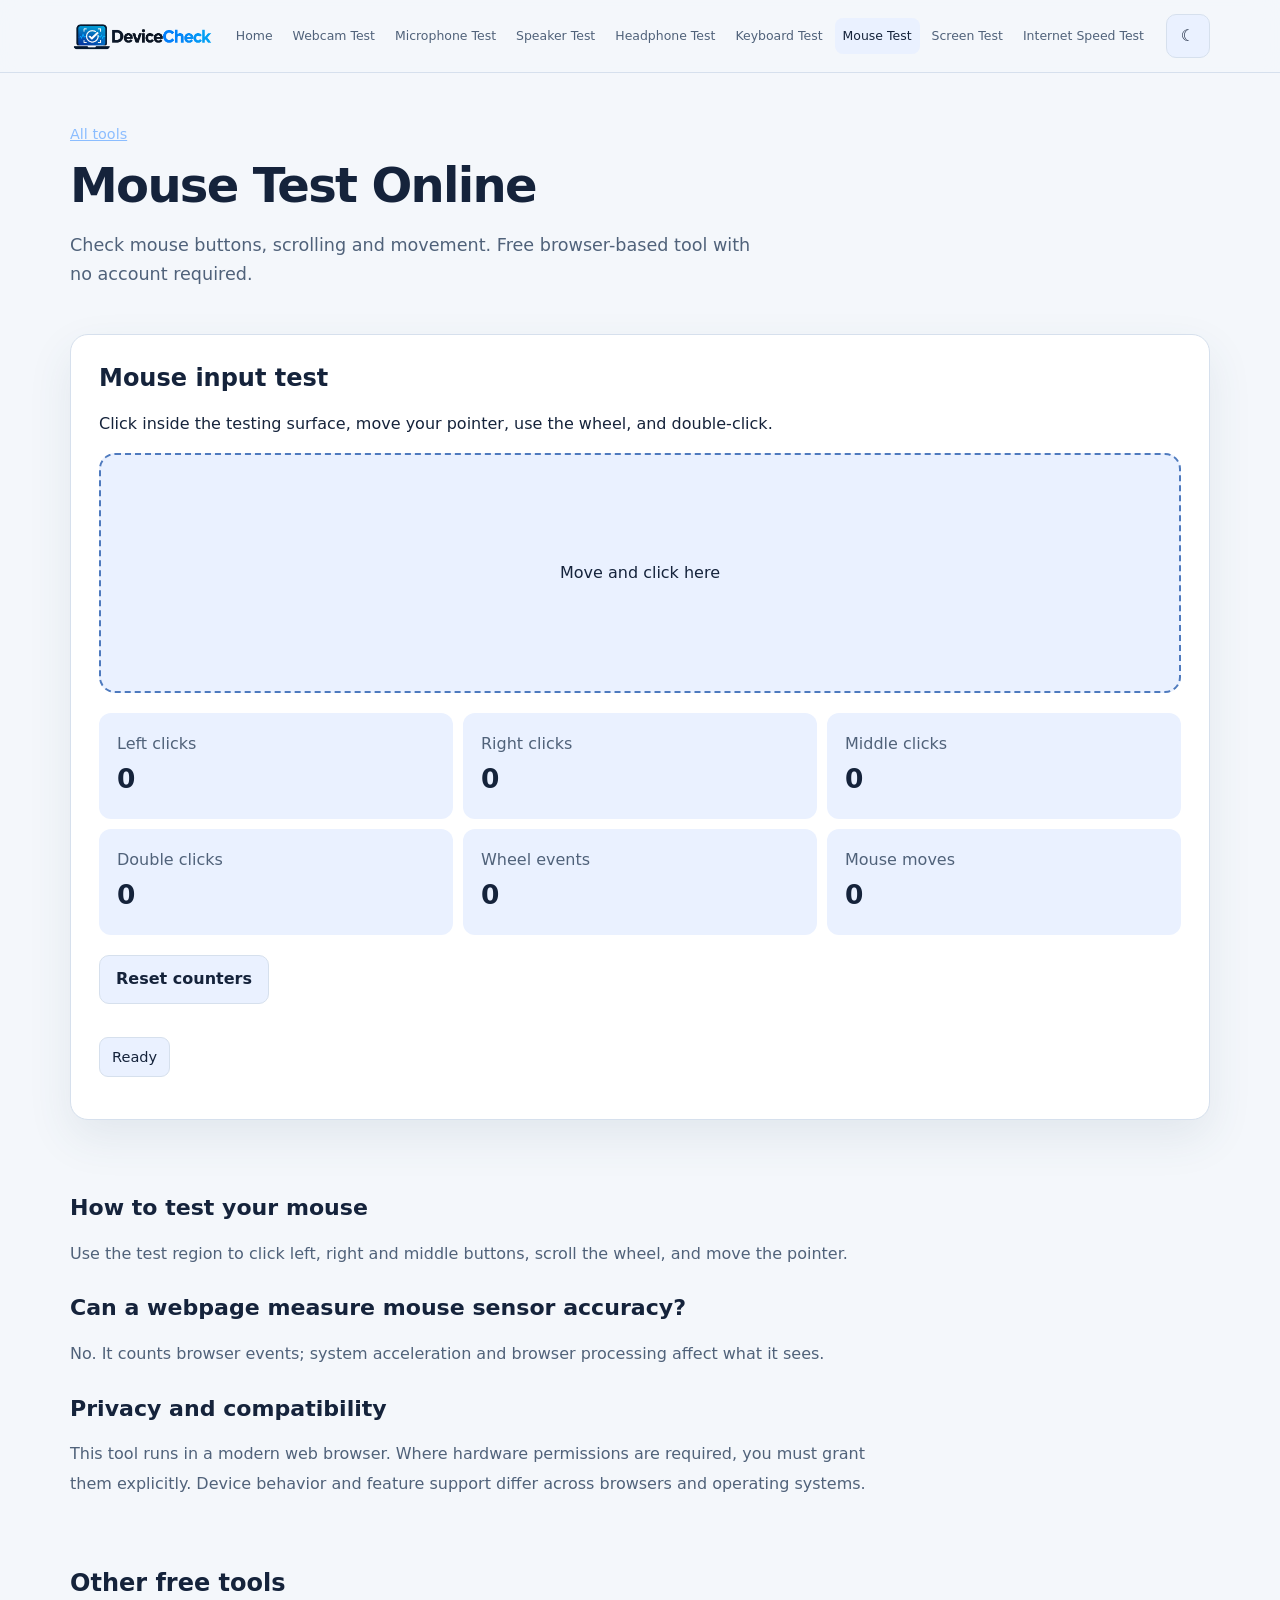
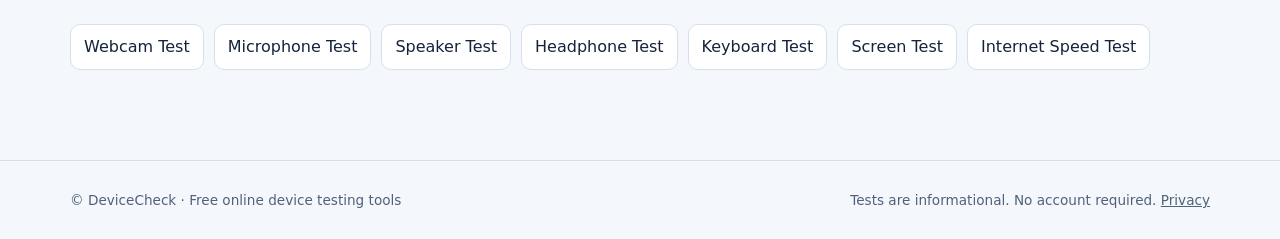
<file: mouse.html>
<!doctype html>
<html lang="en">

<head>
    <meta charset="utf-8">
    <meta name="viewport" content="width=device-width,initial-scale=1">
    <meta name="theme-color" content="#0b1220">
    <meta name="description"
        content="Check mouse buttons, scrolling and movement. Free browser-based tool with no account required.">
    <meta name="robots" content="index,follow,max-image-preview:large,max-snippet:-1,max-video-preview:-1">
    <title>Mouse Test Online Free | DeviceCheck</title>
    <link rel="canonical" href="https://devicecheck.yzz.me/mouse.html">
    <meta property="og:type" content="website">
    <meta property="og:site_name" content="DeviceCheck">
    <meta property="og:locale" content="en_US">
    <meta property="og:title" content="Mouse Test Online Free | DeviceCheck">
    <meta property="og:description"
        content="Check mouse buttons, scrolling and movement. Free browser-based tool with no account required.">
    <meta property="og:url" content="https://devicecheck.yzz.me/mouse.html">
    <meta property="og:image" content="https://devicecheck.yzz.me/assets/favicon.png">
    <meta property="og:image:type" content="image/png">
    <meta property="og:image:width" content="1254">
    <meta property="og:image:height" content="1254">
    <meta property="og:image:alt" content="DeviceCheck logo">
    <meta name="twitter:card" content="summary">
    <meta name="twitter:image" content="https://devicecheck.yzz.me/assets/favicon.png">
    <meta name="twitter:image:alt" content="DeviceCheck logo">
    <link rel="icon" href="assets/favicon.svg" type="image/svg+xml">
    <link rel="icon" href="assets/favicon.png" type="image/png">
    <link rel="apple-touch-icon" href="assets/favicon.png">
    <link rel="manifest" href="site.webmanifest">
    <link rel="stylesheet" href="css/style.css">
    <script
        type="application/ld+json">{"@context": "https://schema.org", "@type": "WebApplication", "name": "Mouse Test", "url": "https://devicecheck.yzz.me/mouse.html", "applicationCategory": "UtilitiesApplication", "operatingSystem": "Any modern browser", "browserRequirements": "Requires JavaScript and a modern web browser", "isAccessibleForFree": true, "offers": {"": "Offer", "price": "0", "priceCurrency": "USD"}, "description": "Check mouse buttons, scrolling and movement. Free browser-based tool with no account required."}</script>
    <script src="js/common.js" defer></script>
    <script src="js/mouse.js" defer></script>
</head>

<body data-page="mouse"><a class="skip" href="#main">Skip to content</a>
    <header class="site-header">
        <div class="container header-inner"><a href="index.html" class="brand" aria-label="DeviceCheck home"><img
                    class="brand-logo" src="assets/logo_dark.png" alt="DeviceCheck" width="2172"
                    height="724"></a><button id="menuButton" class="menu-button" aria-expanded="false"
                aria-controls="nav">Menu</button>
            <nav id="nav" aria-label="Main navigation"><a href="index.html" data-page="home">Home</a><a
                    href="camera.html" data-page="camera">Webcam Test</a><a href="microphone.html"
                    data-page="microphone">Microphone Test</a><a href="speakers.html" data-page="speakers">Speaker
                    Test</a><a href="headphones.html" data-page="headphones">Headphone Test</a><a href="keyboard.html"
                    data-page="keyboard">Keyboard Test</a><a href="mouse.html" data-page="mouse">Mouse Test</a><a
                    href="screen.html" data-page="screen">Screen Test</a><a href="internet.html"
                    data-page="internet">Internet Speed Test</a></nav><button id="themeButton" class="theme-button"
                aria-label="Toggle light and dark mode">◐</button>
        </div>
    </header>
    <main id="main" class="container">
        <section class="tool-intro"><a class="breadcrumb" href="index.html">All tools</a>
            <h1>Mouse Test Online</h1>
            <p>Check mouse buttons, scrolling and movement. Free browser-based tool with no account required.</p>
        </section>
        <div class="panel">
            <h2>Mouse input test</h2>
            <p>Click inside the testing surface, move your pointer, use the wheel, and double-click.</p>
            <div id="mousePad" tabindex="0" role="region" aria-label="Mouse test surface">Move and click here</div>
            <div class="stats" id="mouseStats">
                <div>Left clicks <strong id="mLeft">0</strong></div>
                <div>Right clicks <strong id="mRight">0</strong></div>
                <div>Middle clicks <strong id="mMiddle">0</strong></div>
                <div>Double clicks <strong id="mDouble">0</strong></div>
                <div>Wheel events <strong id="mWheel">0</strong></div>
                <div>Mouse moves <strong id="mMove">0</strong></div>
            </div>
            <div class="controls"><button id="mouseReset" class="secondary">Reset counters</button></div>
            <p id="mouseStatus" class="status">Ready</p>
        </div>
        <section class="editorial">
            <h2>How to test your mouse</h2>
            <p>Use the test region to click left, right and middle buttons, scroll the wheel, and move the pointer.</p>
            <h2>Can a webpage measure mouse sensor accuracy?</h2>
            <p>No. It counts browser events; system acceleration and browser processing affect what it sees.</p>
            <h2>Privacy and compatibility</h2>
            <p>This tool runs in a modern web browser. Where hardware permissions are required, you must grant them
                explicitly. Device behavior and feature support differ across browsers and operating systems.</p>
        </section>
        <section class="related">
            <h2>Other free tools</h2>
            <div class="related-links"><a href="camera.html">Webcam Test</a><a href="microphone.html">Microphone
                    Test</a><a href="speakers.html">Speaker Test</a><a href="headphones.html">Headphone Test</a><a
                    href="keyboard.html">Keyboard Test</a><a href="screen.html">Screen Test</a><a
                    href="internet.html">Internet Speed Test</a></div>
        </section>
    </main>
    <footer>
        <div class="container footer-inner">
            <p>© DeviceCheck · Free online device testing tools</p>
            <p>Tests are informational. No account required. <a href="privacy.html">Privacy</a></p>
        </div>
    </footer>
</body>

</html>
</file>
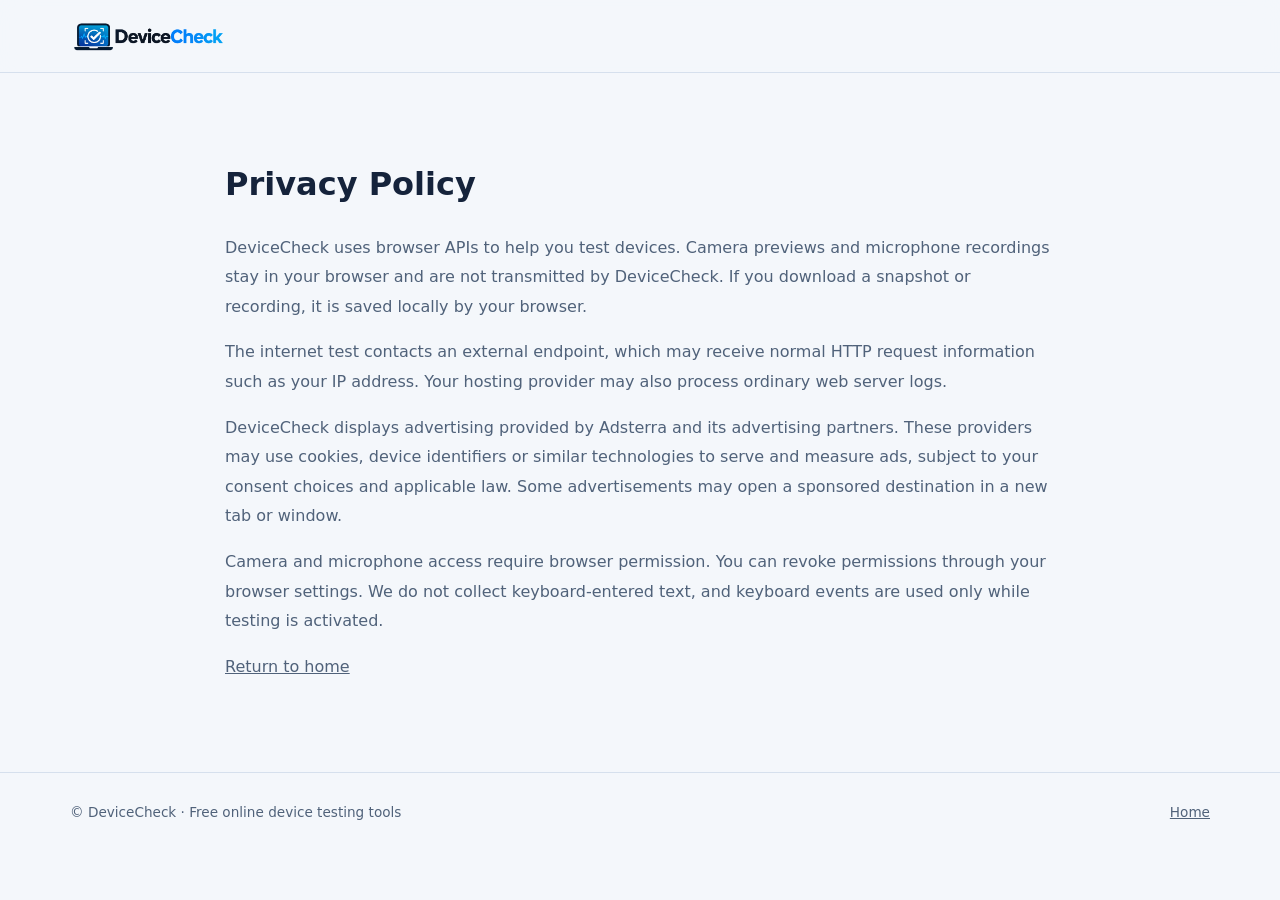
<file: privacy.html>
<!doctype html>
<html lang="en">
<head>
  <meta charset="utf-8">
  <meta name="viewport" content="width=device-width,initial-scale=1">
  <meta name="theme-color" content="#0b1220">
  <meta name="description" content="Learn how DeviceCheck handles browser permissions, local device tests and third-party network requests.">
  <meta name="robots" content="index,follow,max-image-preview:large,max-snippet:-1,max-video-preview:-1">
  <title>Privacy Policy | DeviceCheck</title>
  <link rel="canonical" href="https://devicecheck.yzz.me/privacy.html">
  <meta property="og:type" content="website">
  <meta property="og:site_name" content="DeviceCheck">
  <meta property="og:locale" content="en_US">
  <meta property="og:title" content="Privacy Policy | DeviceCheck">
  <meta property="og:description" content="Learn how DeviceCheck handles browser permissions, local device tests and third-party network requests.">
  <meta property="og:url" content="https://devicecheck.yzz.me/privacy.html">
  <meta property="og:image" content="https://devicecheck.yzz.me/assets/favicon.png">
  <meta property="og:image:type" content="image/png">
  <meta property="og:image:width" content="1254">
  <meta property="og:image:height" content="1254">
  <meta property="og:image:alt" content="DeviceCheck logo">
  <meta name="twitter:card" content="summary">
  <meta name="twitter:image" content="https://devicecheck.yzz.me/assets/favicon.png">
  <meta name="twitter:image:alt" content="DeviceCheck logo">
  <link rel="icon" href="assets/favicon.svg" type="image/svg+xml">
  <link rel="icon" href="assets/favicon.png" type="image/png">
  <link rel="apple-touch-icon" href="assets/favicon.png">
  <link rel="manifest" href="site.webmanifest">
  <link rel="stylesheet" href="css/style.css">
  <script type="application/ld+json">{"@context":"https://schema.org","@type":"WebPage","name":"Privacy Policy","url":"https://devicecheck.yzz.me/privacy.html","isPartOf":{"@type":"WebSite","name":"DeviceCheck","url":"https://devicecheck.yzz.me/"}}</script>
  <script src="js/common.js" defer></script>
</head>
<body data-page="privacy">
  <a class="skip" href="#main">Skip to content</a>
  <header class="site-header">
    <div class="container header-inner">
      <a class="brand" href="index.html" aria-label="DeviceCheck home"><img class="brand-logo" src="assets/logo_dark.png" alt="DeviceCheck" width="2172" height="724"></a>
    </div>
  </header>
  <main id="main" class="container editorial privacy">
    <h1>Privacy Policy</h1>
    <p>DeviceCheck uses browser APIs to help you test devices. Camera previews and microphone recordings stay in your browser and are not transmitted by DeviceCheck. If you download a snapshot or recording, it is saved locally by your browser.</p>
    <p>The internet test contacts an external endpoint, which may receive normal HTTP request information such as your IP address. Your hosting provider may also process ordinary web server logs.</p>
    <p>DeviceCheck displays advertising provided by Adsterra and its advertising partners. These providers may use cookies, device identifiers or similar technologies to serve and measure ads, subject to your consent choices and applicable law. Some advertisements may open a sponsored destination in a new tab or window.</p>
    <p>Camera and microphone access require browser permission. You can revoke permissions through your browser settings. We do not collect keyboard-entered text, and keyboard events are used only while testing is activated.</p>
    <p><a href="index.html">Return to home</a></p>
  </main>
  <footer>
    <div class="container footer-inner">
      <p>© DeviceCheck · Free online device testing tools</p>
      <p><a href="index.html">Home</a></p>
    </div>
  </footer>
</body>
</html>
</file>
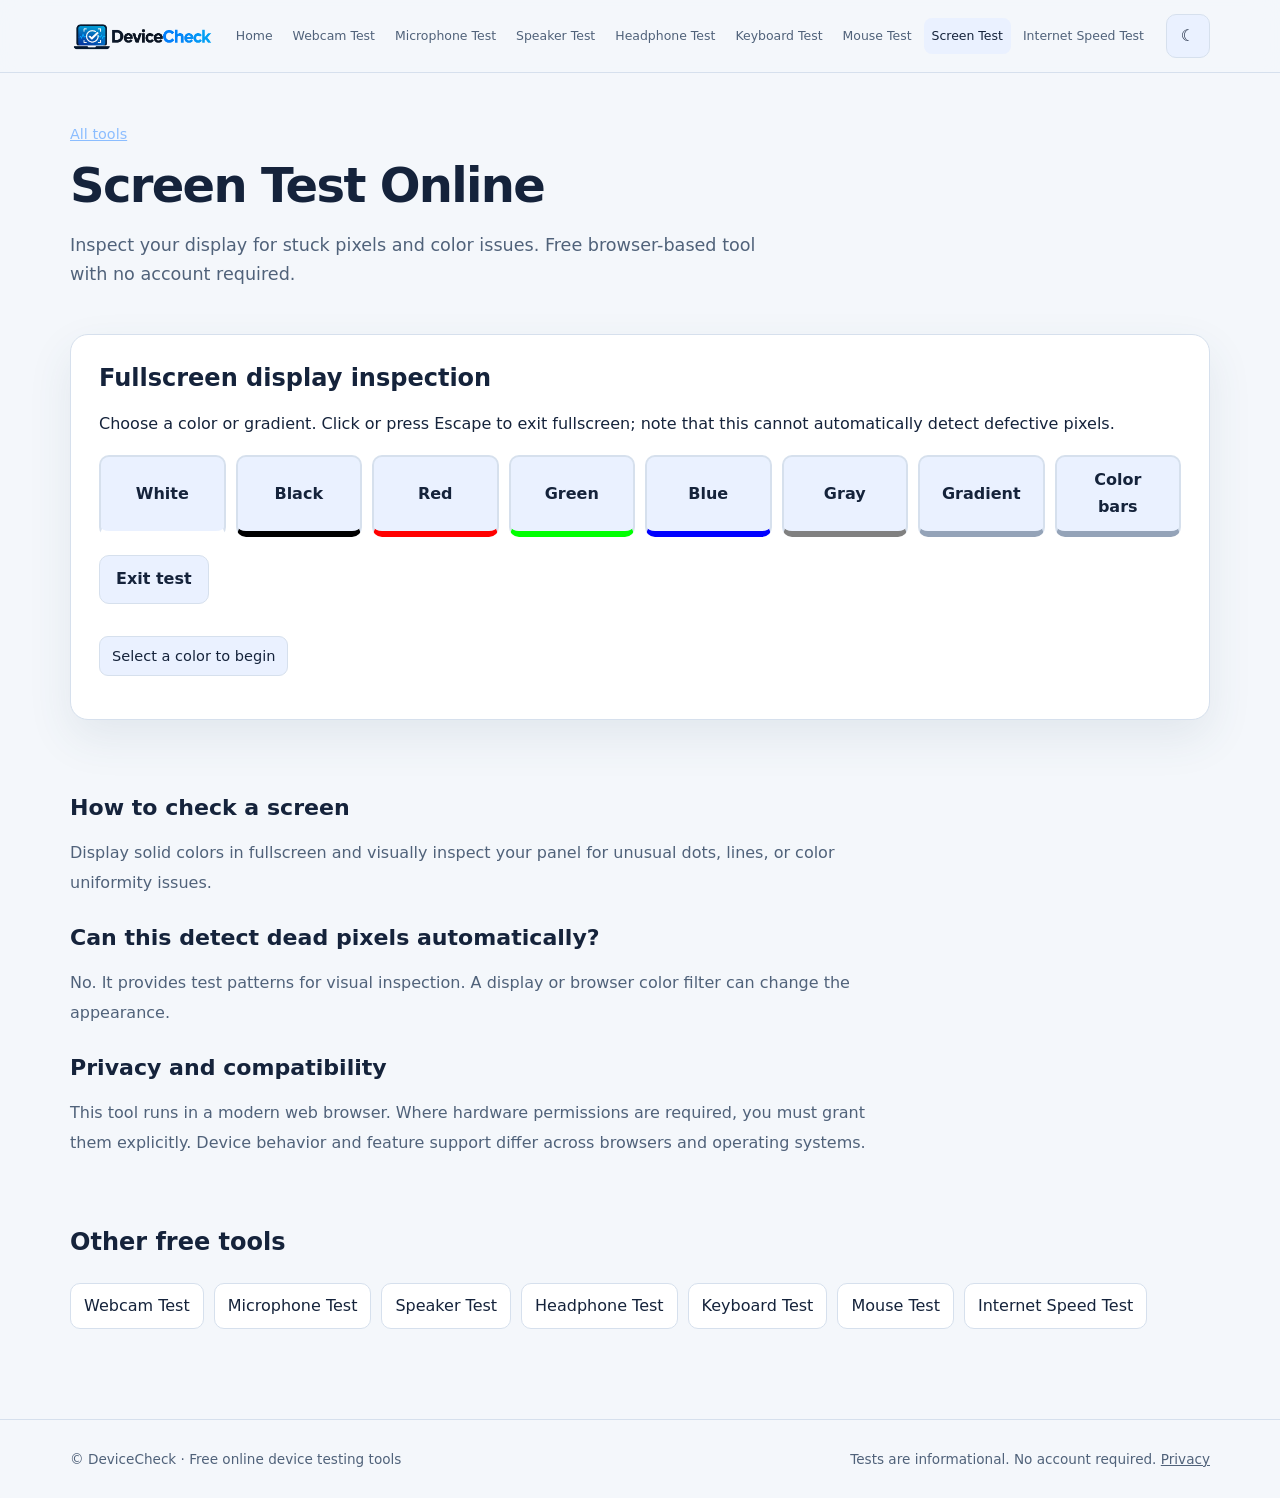
<file: screen.html>
<!doctype html>
<html lang="en">

<head>
    <meta charset="utf-8">
    <meta name="viewport" content="width=device-width,initial-scale=1">
    <meta name="theme-color" content="#0b1220">
    <meta name="description"
        content="Inspect your display for stuck pixels and color issues. Free browser-based tool with no account required.">
    <meta name="robots" content="index,follow,max-image-preview:large,max-snippet:-1,max-video-preview:-1">
    <title>Screen Test Online Free | DeviceCheck</title>
    <link rel="canonical" href="https://devicecheck.yzz.me/screen.html">
    <meta property="og:type" content="website">
    <meta property="og:site_name" content="DeviceCheck">
    <meta property="og:locale" content="en_US">
    <meta property="og:title" content="Screen Test Online Free | DeviceCheck">
    <meta property="og:description"
        content="Inspect your display for stuck pixels and color issues. Free browser-based tool with no account required.">
    <meta property="og:url" content="https://devicecheck.yzz.me/screen.html">
    <meta property="og:image" content="https://devicecheck.yzz.me/assets/favicon.png">
    <meta property="og:image:type" content="image/png">
    <meta property="og:image:width" content="1254">
    <meta property="og:image:height" content="1254">
    <meta property="og:image:alt" content="DeviceCheck logo">
    <meta name="twitter:card" content="summary">
    <meta name="twitter:image" content="https://devicecheck.yzz.me/assets/favicon.png">
    <meta name="twitter:image:alt" content="DeviceCheck logo">
    <link rel="icon" href="assets/favicon.svg" type="image/svg+xml">
    <link rel="icon" href="assets/favicon.png" type="image/png">
    <link rel="apple-touch-icon" href="assets/favicon.png">
    <link rel="manifest" href="site.webmanifest">
    <link rel="stylesheet" href="css/style.css">
    <script
        type="application/ld+json">{"@context": "https://schema.org", "@type": "WebApplication", "name": "Screen Test", "url": "https://devicecheck.yzz.me/screen.html", "applicationCategory": "UtilitiesApplication", "operatingSystem": "Any modern browser", "browserRequirements": "Requires JavaScript and a modern web browser", "isAccessibleForFree": true, "offers": {"": "Offer", "price": "0", "priceCurrency": "USD"}, "description": "Inspect your display for stuck pixels and color issues. Free browser-based tool with no account required."}</script>
    <script src="js/common.js" defer></script>
    <script src="js/screen.js" defer></script>
</head>

<body data-page="screen"><a class="skip" href="#main">Skip to content</a>
    <header class="site-header">
        <div class="container header-inner"><a href="index.html" class="brand" aria-label="DeviceCheck home"><img
                    class="brand-logo" src="assets/logo_dark.png" alt="DeviceCheck" width="2172"
                    height="724"></a><button id="menuButton" class="menu-button" aria-expanded="false"
                aria-controls="nav">Menu</button>
            <nav id="nav" aria-label="Main navigation"><a href="index.html" data-page="home">Home</a><a
                    href="camera.html" data-page="camera">Webcam Test</a><a href="microphone.html"
                    data-page="microphone">Microphone Test</a><a href="speakers.html" data-page="speakers">Speaker
                    Test</a><a href="headphones.html" data-page="headphones">Headphone Test</a><a href="keyboard.html"
                    data-page="keyboard">Keyboard Test</a><a href="mouse.html" data-page="mouse">Mouse Test</a><a
                    href="screen.html" data-page="screen">Screen Test</a><a href="internet.html"
                    data-page="internet">Internet Speed Test</a></nav><button id="themeButton" class="theme-button"
                aria-label="Toggle light and dark mode">◐</button>
        </div>
    </header>
    <main id="main" class="container">
        <section class="tool-intro"><a class="breadcrumb" href="index.html">All tools</a>
            <h1>Screen Test Online</h1>
            <p>Inspect your display for stuck pixels and color issues. Free browser-based tool with no account required.
            </p>
        </section>
        <div class="panel">
            <h2>Fullscreen display inspection</h2>
            <p>Choose a color or gradient. Click or press Escape to exit fullscreen; note that this cannot automatically
                detect defective pixels.</p>
            <div id="screenChoices" class="swatches"></div>
            <div class="controls"><button id="screenExit" class="secondary">Exit test</button></div>
            <p id="screenStatus" class="status">Select a color to begin</p>
        </div>
        <div id="screenOverlay" role="dialog" aria-label="Fullscreen display test" tabindex="-1" hidden><span>Click or
                press Escape to close</span></div>
        <section class="editorial">
            <h2>How to check a screen</h2>
            <p>Display solid colors in fullscreen and visually inspect your panel for unusual dots, lines, or color
                uniformity issues.</p>
            <h2>Can this detect dead pixels automatically?</h2>
            <p>No. It provides test patterns for visual inspection. A display or browser color filter can change the
                appearance.</p>
            <h2>Privacy and compatibility</h2>
            <p>This tool runs in a modern web browser. Where hardware permissions are required, you must grant them
                explicitly. Device behavior and feature support differ across browsers and operating systems.</p>
        </section>
        <section class="related">
            <h2>Other free tools</h2>
            <div class="related-links"><a href="camera.html">Webcam Test</a><a href="microphone.html">Microphone
                    Test</a><a href="speakers.html">Speaker Test</a><a href="headphones.html">Headphone Test</a><a
                    href="keyboard.html">Keyboard Test</a><a href="mouse.html">Mouse Test</a><a
                    href="internet.html">Internet Speed Test</a></div>
        </section>
    </main>
    <footer>
        <div class="container footer-inner">
            <p>© DeviceCheck · Free online device testing tools</p>
            <p>Tests are informational. No account required. <a href="privacy.html">Privacy</a></p>
        </div>
    </footer>
</body>

</html>
</file>
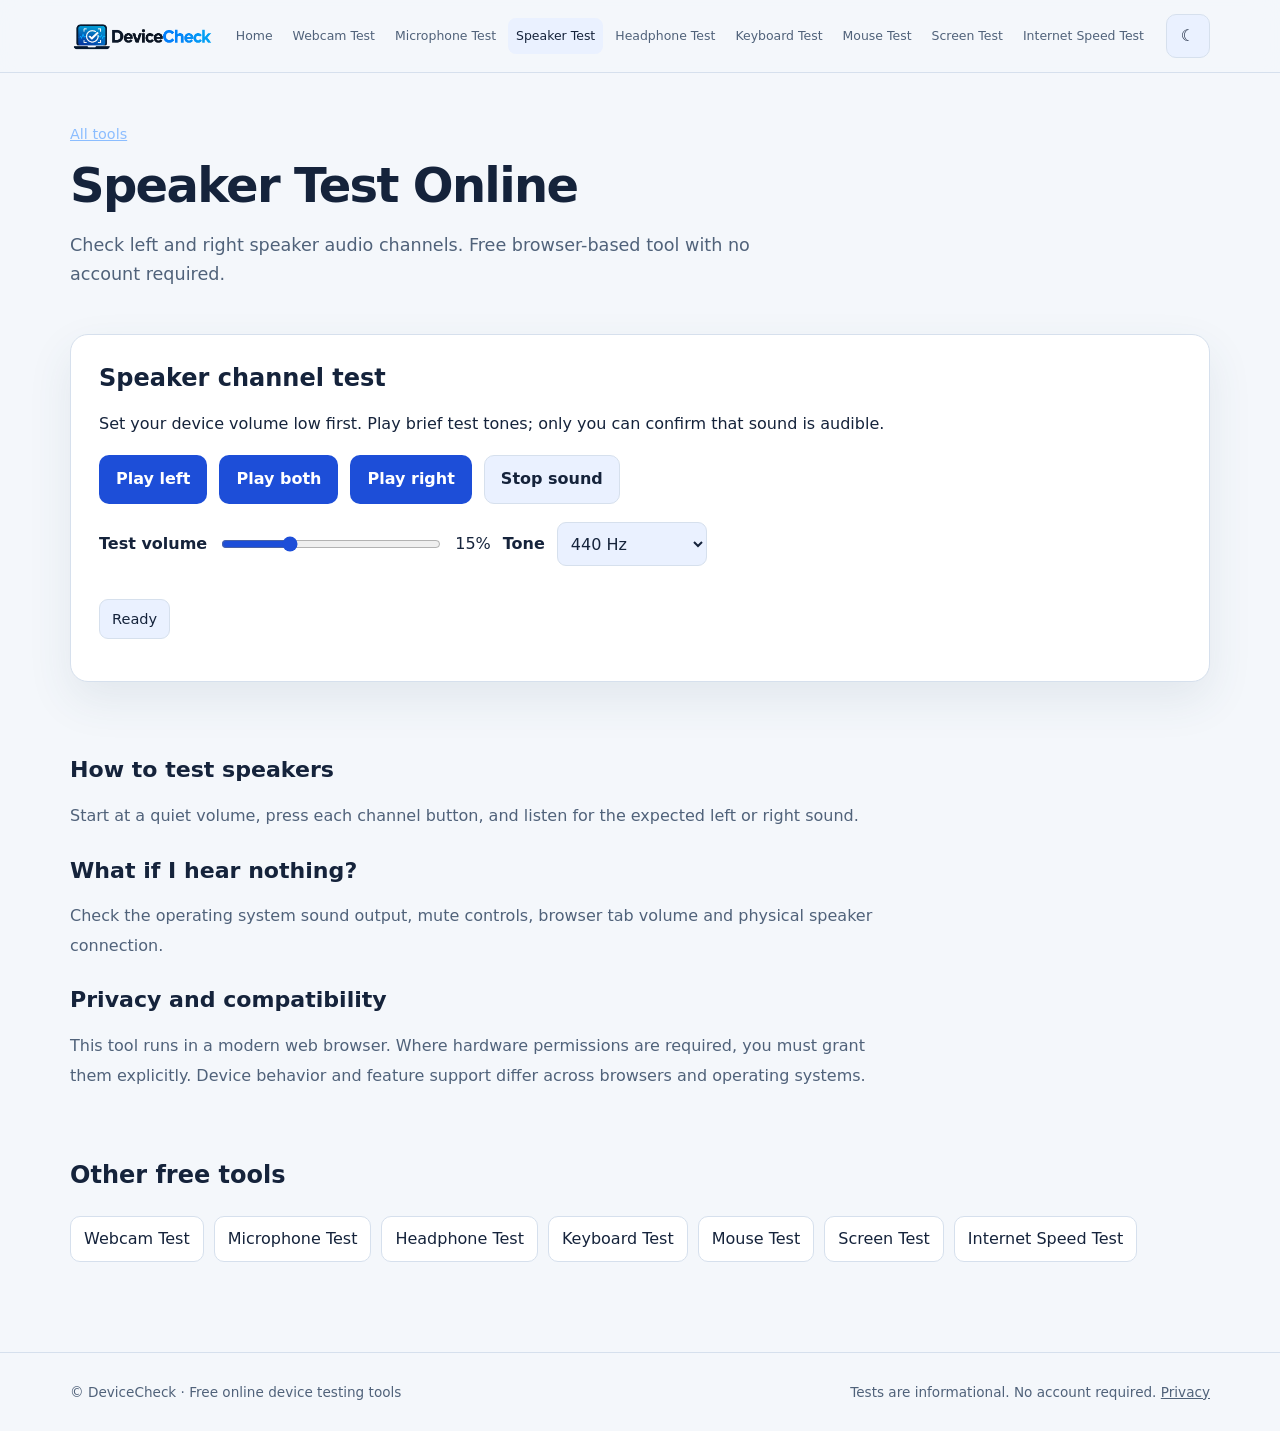
<file: speakers.html>
<!doctype html>
<html lang="en">

<head>
    <meta charset="utf-8">
    <meta name="viewport" content="width=device-width,initial-scale=1">
    <meta name="theme-color" content="#0b1220">
    <meta name="description"
        content="Check left and right speaker audio channels. Free browser-based tool with no account required.">
    <meta name="robots" content="index,follow,max-image-preview:large,max-snippet:-1,max-video-preview:-1">
    <title>Speaker Test Online Free | DeviceCheck</title>
    <link rel="canonical" href="https://devicecheck.yzz.me/speakers.html">
    <meta property="og:type" content="website">
    <meta property="og:site_name" content="DeviceCheck">
    <meta property="og:locale" content="en_US">
    <meta property="og:title" content="Speaker Test Online Free | DeviceCheck">
    <meta property="og:description"
        content="Check left and right speaker audio channels. Free browser-based tool with no account required.">
    <meta property="og:url" content="https://devicecheck.yzz.me/speakers.html">
    <meta property="og:image" content="https://devicecheck.yzz.me/assets/favicon.png">
    <meta property="og:image:type" content="image/png">
    <meta property="og:image:width" content="1254">
    <meta property="og:image:height" content="1254">
    <meta property="og:image:alt" content="DeviceCheck logo">
    <meta name="twitter:card" content="summary">
    <meta name="twitter:image" content="https://devicecheck.yzz.me/assets/favicon.png">
    <meta name="twitter:image:alt" content="DeviceCheck logo">
    <link rel="icon" href="assets/favicon.svg" type="image/svg+xml">
    <link rel="icon" href="assets/favicon.png" type="image/png">
    <link rel="apple-touch-icon" href="assets/favicon.png">
    <link rel="manifest" href="site.webmanifest">
    <link rel="stylesheet" href="css/style.css">
    <script
        type="application/ld+json">{"@context": "https://schema.org", "@type": "WebApplication", "name": "Speaker Test", "url": "https://devicecheck.yzz.me/speakers.html", "applicationCategory": "UtilitiesApplication", "operatingSystem": "Any modern browser", "browserRequirements": "Requires JavaScript and a modern web browser", "isAccessibleForFree": true, "offers": {"": "Offer", "price": "0", "priceCurrency": "USD"}, "description": "Check left and right speaker audio channels. Free browser-based tool with no account required."}</script>
    <script src="js/common.js" defer></script>
    <script src="js/audio.js" defer></script>
</head>

<body data-page="speakers"><a class="skip" href="#main">Skip to content</a>
    <header class="site-header">
        <div class="container header-inner"><a href="index.html" class="brand" aria-label="DeviceCheck home"><img
                    class="brand-logo" src="assets/logo_dark.png" alt="DeviceCheck" width="2172"
                    height="724"></a><button id="menuButton" class="menu-button" aria-expanded="false"
                aria-controls="nav">Menu</button>
            <nav id="nav" aria-label="Main navigation"><a href="index.html" data-page="home">Home</a><a
                    href="camera.html" data-page="camera">Webcam Test</a><a href="microphone.html"
                    data-page="microphone">Microphone Test</a><a href="speakers.html" data-page="speakers">Speaker
                    Test</a><a href="headphones.html" data-page="headphones">Headphone Test</a><a href="keyboard.html"
                    data-page="keyboard">Keyboard Test</a><a href="mouse.html" data-page="mouse">Mouse Test</a><a
                    href="screen.html" data-page="screen">Screen Test</a><a href="internet.html"
                    data-page="internet">Internet Speed Test</a></nav><button id="themeButton" class="theme-button"
                aria-label="Toggle light and dark mode">◐</button>
        </div>
    </header>
    <main id="main" class="container">
        <section class="tool-intro"><a class="breadcrumb" href="index.html">All tools</a>
            <h1>Speaker Test Online</h1>
            <p>Check left and right speaker audio channels. Free browser-based tool with no account required.</p>
        </section>
        <div class="panel">
            <h2>Speaker channel test</h2>
            <p>Set your device volume low first. Play brief test tones; only you can confirm that sound is audible.</p>
            <div class="controls"><button data-channel="-1">Play left</button><button data-channel="0">Play
                    both</button><button data-channel="1">Play right</button><button id="soundStop"
                    class="secondary">Stop sound</button></div>
            <div class="controls"><label for="soundVolume">Test volume</label><input type="range" id="soundVolume"
                    min="0" max="50" value="15"><output id="soundVolumeLabel">15%</output><label
                    for="soundFreq">Tone</label><select id="soundFreq">
                    <option value="250">250 Hz</option>
                    <option value="440" selected>440 Hz</option>
                    <option value="1000">1000 Hz</option>
                </select></div>
            <p id="soundStatus" class="status" role="status">Ready</p>
        </div>
        <section class="editorial">
            <h2>How to test speakers</h2>
            <p>Start at a quiet volume, press each channel button, and listen for the expected left or right sound.</p>
            <h2>What if I hear nothing?</h2>
            <p>Check the operating system sound output, mute controls, browser tab volume and physical speaker
                connection.</p>
            <h2>Privacy and compatibility</h2>
            <p>This tool runs in a modern web browser. Where hardware permissions are required, you must grant them
                explicitly. Device behavior and feature support differ across browsers and operating systems.</p>
        </section>
        <section class="related">
            <h2>Other free tools</h2>
            <div class="related-links"><a href="camera.html">Webcam Test</a><a href="microphone.html">Microphone
                    Test</a><a href="headphones.html">Headphone Test</a><a href="keyboard.html">Keyboard Test</a><a
                    href="mouse.html">Mouse Test</a><a href="screen.html">Screen Test</a><a
                    href="internet.html">Internet Speed Test</a></div>
        </section>
    </main>
    <footer>
        <div class="container footer-inner">
            <p>© DeviceCheck · Free online device testing tools</p>
            <p>Tests are informational. No account required. <a href="privacy.html">Privacy</a></p>
        </div>
    </footer>
</body>

</html>
</file>
<file: css/style.css>
:root {
    color-scheme: dark;
    --bg: #0b1220;
    --panel: #131f33;
    --sub: #182941;
    --ink: #f0f6ff;
    --muted: #a4b3c9;
    --border: #2a3d59;
    --accent: #3b82f6;
    --success: #28cc88;
    --header: 72px;
    --shadow: 0 18px 45px #02061738
}

* {
    box-sizing: border-box
}

html {
    scroll-behavior: smooth;
    scroll-padding-top: calc(var(--header) + 18px)
}

body {
    min-width: 280px;
    min-height: 100vh;
    margin: 0;
    overflow-x: hidden;
    background: var(--bg);
    color: var(--ink);
    font: 16px/1.65 system-ui, -apple-system, BlinkMacSystemFont, "Segoe UI", sans-serif;
    -webkit-font-smoothing: antialiased
}

body.light {
    color-scheme: light;
    --bg: #f4f7fb;
    --panel: #fff;
    --sub: #eaf1ff;
    --ink: #15233b;
    --muted: #50627a;
    --border: #d6e0ed;
    --accent: #1d4ed8;
    --shadow: 0 18px 45px #34506e18
}

img,
video,
canvas {
    max-width: 100%
}

a {
    color: inherit
}

button,
input,
select {
    font: inherit
}

button,
select,
input[type=range] {
    max-width: 100%
}

button,
.button,
.link-button {
    min-height: 44px;
    cursor: pointer;
    display: inline-flex;
    align-items: center;
    justify-content: center;
    background: var(--accent);
    color: #fff;
    border: 1px solid transparent;
    border-radius: 10px;
    padding: .65rem 1rem;
    font-weight: 700;
    text-align: center;
    text-decoration: none;
    transition: filter .15s, transform .15s
}

button:hover,
.button:hover,
.link-button:hover {
    filter: brightness(1.13)
}

button:active,
.button:active {
    transform: translateY(1px)
}

button:focus-visible,
a:focus-visible,
select:focus-visible,
input:focus-visible {
    outline: 3px solid #f59e0b;
    outline-offset: 3px
}

.secondary {
    background: var(--sub);
    border-color: var(--border);
    color: var(--ink)
}

.container {
    width: min(1140px, calc(100% - 32px));
    margin-inline: auto
}

.skip {
    position: fixed;
    top: -100px;
    left: 10px;
    padding: 10px;
    background: #fff;
    color: #000;
    z-index: 1000
}

.skip:focus {
    top: 10px
}

.site-header {
    position: sticky;
    top: 0;
    background: var(--bg);
    background: color-mix(in srgb, var(--bg) 92%, transparent);
    border-bottom: 1px solid var(--border);
    backdrop-filter: blur(14px);
    z-index: 20
}

.header-inner {
    display: flex;
    align-items: center;
    gap: 14px;
    min-height: var(--header)
}

.brand {
    display: inline-flex;
    align-items: center;
    white-space: nowrap;
    font-size: 1.22rem;
    font-weight: 850;
    text-decoration: none;
    letter-spacing: -.04em
}

.brand-icon {
    color: #60a5fa;
    font-size: 1.6rem;
    margin-right: .2rem
}

nav {
    display: flex;
    align-items: center;
    gap: 4px;
    flex: 1
}

nav a {
    font-size: .78rem;
    color: var(--muted);
    text-decoration: none;
    padding: 8px;
    border-radius: 8px;
    white-space: nowrap
}

nav a:hover,
nav a[aria-current=page] {
    color: var(--ink);
    background: var(--sub)
}

.theme-button,
.menu-button {
    flex: 0 0 auto;
    min-width: 44px;
    padding: .45rem .7rem;
    background: var(--sub);
    color: var(--ink);
    border-color: var(--border)
}

.menu-button {
    display: none
}

.hero {
    position: relative;
    padding: clamp(58px, 9vw, 96px) 0 clamp(48px, 7vw, 72px);
    max-width: 850px
}

.hero::before {
    content: "";
    position: absolute;
    width: min(560px, 80vw);
    aspect-ratio: 1;
    left: -30%;
    top: -40%;
    z-index: -1;
    background: radial-gradient(circle, #2563eb25, transparent 68%);
    pointer-events: none
}

.eyebrow {
    color: #78aaff;
    font-weight: 750;
    letter-spacing: .12em;
    text-transform: uppercase;
    font-size: .75rem
}

.hero h1 {
    font-size: clamp(2.35rem, 6vw, 4.4rem);
    line-height: 1.08;
    letter-spacing: -.055em;
    margin: .5rem 0
}

.hero p,
.tool-intro p {
    font-size: clamp(1rem, 2.2vw, 1.1rem);
    color: var(--muted);
    max-width: 690px
}

.hero .button {
    margin-top: 10px
}

.tool-grid {
    display: grid;
    grid-template-columns: repeat(4, minmax(0, 1fr));
    gap: 16px;
    margin: 20px 0 55px
}

.tool-card,
.panel {
    min-width: 0;
    border: 1px solid var(--border);
    background: var(--panel);
    border-radius: 18px
}

.tool-card {
    display: flex;
    flex-direction: column;
    padding: 23px;
    text-decoration: none;
    box-shadow: 0 0 0 transparent;
    transition: transform .18s, border-color .18s, box-shadow .18s
}

.tool-card:hover {
    transform: translateY(-3px);
    border-color: var(--accent);
    box-shadow: var(--shadow)
}

.tool-card h3 {
    font-size: 1.16rem;
    margin: 11px 0 5px
}

.tool-card p {
    font-size: .9rem;
    color: var(--muted);
    margin: 0 0 15px
}

.card-icon {
    font-size: 1rem;
    color: #7eb3ff;
    text-transform: uppercase;
    letter-spacing: .08em;
    font-weight: 800
}

.card-action {
    margin-top: auto;
    font-size: .87rem;
    color: #78b0ff;
    font-weight: 700
}

.panel {
    padding: clamp(18px, 4vw, 28px);
    margin: 20px 0 30px;
    box-shadow: var(--shadow)
}

.panel h2 {
    margin: 0 0 7px;
    line-height: 1.3
}

.tool-intro {
    padding: clamp(30px, 6vw, 48px) 0 8px
}

.tool-intro h1 {
    font-size: clamp(2rem, 5vw, 3rem);
    margin: 12px 0 5px;
    line-height: 1.12;
    letter-spacing: -.035em
}

.breadcrumb {
    color: #8bbdff;
    font-size: .9rem
}

.tool-head,
.controls {
    display: flex;
    flex-wrap: wrap;
    align-items: center;
    gap: 12px
}

.tool-head {
    justify-content: space-between;
    margin-bottom: 14px
}

.tool-head h2 {
    margin: 0
}

.controls {
    margin: 18px 0
}

label {
    font-weight: 650
}

select {
    background: var(--sub);
    color: var(--ink);
    border: 1px solid var(--border);
    padding: 9px;
    border-radius: 9px;
    min-width: 150px;
    min-height: 44px
}

.toggle {
    display: flex;
    align-items: center;
    gap: 8px
}

.toggle input {
    width: 20px;
    height: 20px;
    accent-color: var(--accent)
}

.muted,
.editorial p {
    color: var(--muted)
}

.status {
    display: inline-block;
    max-width: 100%;
    background: var(--sub);
    border: 1px solid var(--border);
    padding: 7px 12px;
    border-radius: 9px;
    font-size: .91rem;
    overflow-wrap: anywhere
}

#camVideo {
    background: #030712;
    width: 100%;
    aspect-ratio: 16/9;
    object-fit: contain;
    border-radius: 12px;
    display: block
}

#camVideo.mirrored {
    transform: scaleX(-1)
}

#camPhoto {
    display: grid;
    gap: 10px;
    justify-items: start
}

#camPhoto img {
    max-width: 300px;
    width: 100%;
    border-radius: 12px;
    margin-top: 10px
}

#camPhoto a {
    color: #8bbdff
}

#micCanvas {
    width: 100%;
    height: 170px;
    background: #07101e;
    border-radius: 12px;
    display: block
}

.meter {
    height: 14px;
    background: var(--sub);
    border-radius: 40px;
    overflow: hidden;
    border: 1px solid var(--border)
}

#micBar {
    height: 100%;
    width: 0;
    background: linear-gradient(90deg, #22c55e, #f59e0b, #ef4444);
    transition: width .09s
}

audio {
    display: block;
    width: min(100%, 500px);
    margin: 16px 0
}

input[type=range] {
    accent-color: var(--accent);
    width: min(220px, 100%);
    min-height: 32px
}

.editorial {
    max-width: 830px;
    padding: 18px 0 30px
}

.editorial h2 {
    font-size: 1.38rem;
    margin: 26px 0 8px;
    line-height: 1.3
}

.editorial p {
    line-height: 1.85
}

.panel.editorial {
    padding: clamp(18px, 4vw, 28px)
}

.panel.editorial h2 {
    margin-top: 0
}

.related {
    margin: 10px 0 45px
}

.related-links {
    display: flex;
    flex-wrap: wrap;
    gap: 10px
}

.related-links a {
    background: var(--panel);
    border: 1px solid var(--border);
    border-radius: 10px;
    padding: 9px 13px;
    text-decoration: none
}

.stats {
    display: grid;
    grid-template-columns: repeat(3, minmax(0, 1fr));
    gap: 10px;
    margin: 20px 0
}

.stats div {
    min-width: 0;
    padding: 18px;
    background: var(--sub);
    border-radius: 12px;
    color: var(--muted);
    overflow-wrap: anywhere
}

.stats strong {
    display: block;
    color: var(--ink);
    font-size: clamp(1.2rem, 4vw, 1.65rem)
}

#kbScroll {
    max-width: 100%;
    overflow-x: auto;
    overscroll-behavior-inline: contain;
    padding: 10px;
    background: #09111e;
    border-radius: 12px;
    scrollbar-color: #405575 #09111e
}

#kbRows {
    min-width: 700px;
    display: flex;
    flex-direction: column;
    gap: 5px
}

.kb-row {
    display: flex;
    gap: 5px;
    min-height: 40px
}

.key {
    flex: 1;
    display: flex;
    align-items: center;
    justify-content: center;
    background: #263750;
    color: #e5efff;
    border: 1px solid #405575;
    border-radius: 7px;
    font: 600 .74rem system-ui;
    min-width: 0
}

.key.wide {
    flex: 1.55
}

.key.space {
    flex: 5
}

.key.active {
    background: #2563eb
}

.key.tested {
    border-color: #18b875;
    box-shadow: inset 0 0 0 2px #18b875
}

#mousePad {
    height: clamp(190px, 32vw, 240px);
    display: grid;
    place-items: center;
    border: 2px dashed #4e7abe;
    border-radius: 16px;
    background: var(--sub);
    cursor: crosshair;
    user-select: none;
    touch-action: none;
    text-align: center;
    padding: 20px
}

#mousePad.pressed {
    background: #244f75
}

.swatches {
    display: grid;
    grid-template-columns: repeat(auto-fit, minmax(110px, 1fr));
    gap: 10px;
    margin: 18px 0
}

.swatches button {
    width: 100%;
    border: 2px solid var(--border);
    min-height: 55px
}

#screenOverlay {
    position: fixed;
    inset: 0;
    z-index: 100;
    background: #fff;
    cursor: pointer
}

#screenOverlay span {
    position: absolute;
    max-width: calc(100% - 28px);
    bottom: 14px;
    right: 14px;
    padding: 5px 10px;
    color: #fff;
    background: #0009;
    border-radius: 5px;
    font-size: 12px
}

#screenOverlay[hidden] {
    display: none
}

footer {
    border-top: 1px solid var(--border);
    margin-top: 45px
}

.footer-inner {
    padding: 22px 0;
    color: var(--muted);
    display: flex;
    justify-content: space-between;
    gap: 15px;
    font-size: .85rem
}

.footer-inner p {
    margin: .35rem 0
}

.privacy {
    min-height: 65vh;
    padding-top: clamp(32px, 6vw, 64px)
}

.brand-logo {
    display: block;
    width: clamp(148px, 13vw, 178px);
    height: 52px;
    object-fit: contain;
    object-position: left center
}

.ad-zone {
    width: 100%;
    margin: 28px 0;
    overflow: hidden;
    text-align: center;
    line-height: 1
}

.ad-zone.ad-pending {
    max-height: 0;
    margin-block: 0;
    visibility: hidden
}

.ad-label {
    display: block;
    margin-bottom: 6px;
    color: var(--muted);
    font-size: .65rem;
    letter-spacing: .08em;
    line-height: 1.2;
    text-transform: uppercase
}

.ad-frame {
    display: block;
    max-width: 100%;
    margin-inline: auto;
    border: 0;
    color-scheme: normal;
    background: transparent
}

.ad-zone-banner .ad-frame {
    width: min(100%, 728px);
    height: var(--ad-height)
}

.ad-zone-native .ad-frame {
    width: 100%;
    height: 250px
}

.ad-direct-link {
    display: inline-block;
    margin-top: 6px;
    color: var(--muted);
    font-size: .7rem;
    line-height: 1.4;
    text-underline-offset: 2px
}

.ad-zone-rail {
    position: fixed;
    top: calc(var(--header) + 12px);
    right: 8px;
    z-index: 5;
    width: 160px;
    margin: 0
}

.ad-zone-rail .ad-frame {
    width: 160px
}

@media(max-width:1050px) {
    .menu-button {
        display: inline-flex;
        margin-left: auto
    }

    nav {
        display: none;
        position: absolute;
        top: var(--header);
        left: 0;
        right: 0;
        padding: 14px max(16px, calc((100vw - 1140px)/2));
        background: var(--bg);
        border-bottom: 1px solid var(--border);
        box-shadow: var(--shadow)
    }

    nav.open {
        display: grid;
        grid-template-columns: repeat(2, minmax(0, 1fr));
        animation: menu-in .16s ease-out
    }

    nav a {
        font-size: .9rem;
        padding: 11px 12px
    }

    .tool-grid {
        grid-template-columns: repeat(2, minmax(0, 1fr))
    }
}

@keyframes menu-in {
    from {
        opacity: 0;
        transform: translateY(-6px)
    }

    to {
        opacity: 1;
        transform: none
    }
}

@media(max-width:650px) {
    :root {
        --header: 64px
    }

    .container {
        width: min(100% - 24px, 1140px)
    }

    .header-inner {
        gap: 8px
    }

    .brand-logo {
        width: 138px;
        height: 46px
    }

    .theme-button {
        padding-inline: .55rem
    }

    .hero {
        padding: 48px 0 38px
    }

    .hero h1 {
        font-size: clamp(2.2rem, 13vw, 3.25rem)
    }

    .tool-grid {
        grid-template-columns: 1fr;
        gap: 12px;
        margin-bottom: 40px
    }

    .tool-card {
        padding: 20px
    }

    .ad-zone {
        margin-block: 22px
    }

    .ad-zone-native .ad-frame {
        height: 280px
    }

    .panel {
        margin-inline: -2px
    }

    .tool-intro {
        padding-top: 30px
    }

    .controls {
        align-items: stretch
    }

    .controls button,
    .controls .button,
    .controls .link-button {
        flex: 1 1 145px
    }

    .controls label:not(.toggle) {
        flex: 1 0 100%;
        margin-bottom: -7px
    }

    .controls select,
    .controls input[type=range] {
        flex: 1 1 180px;
        width: 100%
    }

    .tool-head {
        align-items: flex-start;
        flex-direction: column
    }

    .stats {
        grid-template-columns: repeat(2, minmax(0, 1fr))
    }

    .stats div {
        padding: 14px
    }

    .footer-inner {
        display: block
    }

    .related-links {
        display: grid;
        grid-template-columns: repeat(2, minmax(0, 1fr))
    }

    .related-links a {
        text-align: center
    }

    nav.open {
        grid-template-columns: 1fr;
        max-height: calc(100dvh - var(--header));
        overflow-y: auto
    }

    .swatches {
        grid-template-columns: repeat(2, minmax(0, 1fr))
    }
}

@media(max-width:380px) {
    .brand-logo {
        width: 120px
    }

    .menu-button {
        padding-inline: .55rem
    }

    .stats,
    .related-links {
        grid-template-columns: 1fr
    }

    .controls button,
    .controls .button,
    .controls .link-button {
        flex-basis: 100%
    }

    .swatches {
        grid-template-columns: 1fr
    }
}

@media(prefers-reduced-motion:reduce) {
    html {
        scroll-behavior: auto
    }

    *,
    *::before,
    *::after {
        animation-duration: .01ms !important;
        animation-iteration-count: 1 !important;
        transition-duration: .01ms !important
    }
}
</file>
